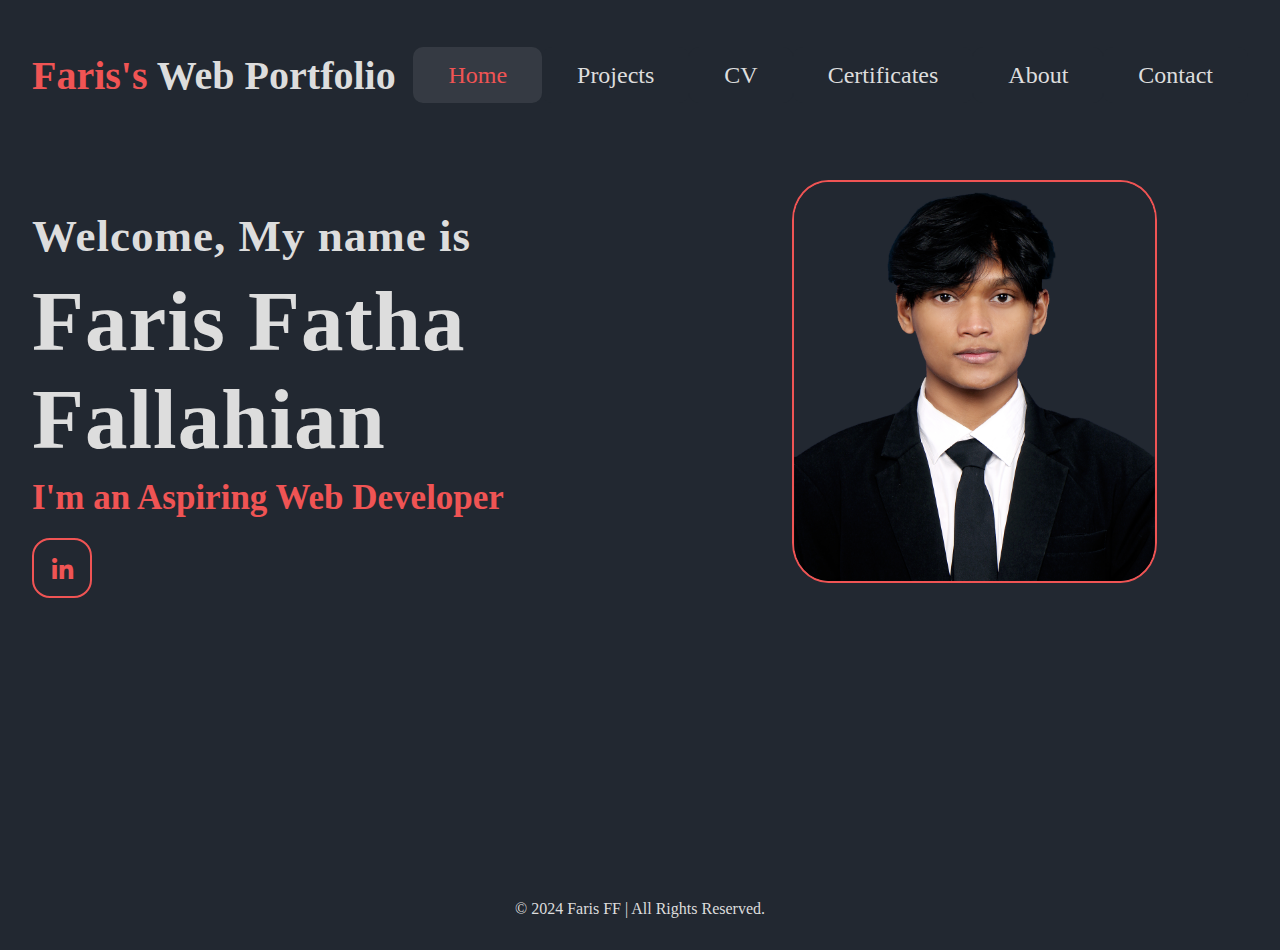
<file: index.html>
<!DOCTYPE html>
<html lang="en">
    <head>
        <meta charset="UTF-8">
        <meta name="viewport" content="width=device-width, initial-scale=1.0">
        <title>Faris's Portfolio!</title>
        <link rel="stylesheet" href="./index.css">
        <!--font for the socials logo-->
        <link rel="stylesheet" href="https://cdnjs.cloudflare.com/ajax/libs/font-awesome/6.6.0/css/all.min.css">
    </head>
    <body>
        <div class="page">
            <div class="container">
                <nav>
                    <h1 class="title"><span>Faris's</span> Web Portfolio</h1>
                    <ul class="normal">
                        <li class="hideOn768px"><a class="current" href="./index.html">Home</a></li>
                        <li class="hideOn768px"><a href="./public/projects.html">Projects</a></li>
                        <li class="hideOn768px"><a href="./public/cv.html">CV</a></li>
                        <li class="hideOn768px"><a href="./public/certificates-training.html">Certificates</a></li>
                        <li class="hideOn768px"><a href="./public/about.html">About</a></li>
                        <li class="hideOn768px"><a href="./public/contact.html">Contact</a></li>
                        <li class="hamburger-menu" onclick=showSidebar()><a href="#"><svg xmlns="http://www.w3.org/2000/svg" height="24px" viewBox="0 -960 960 960" width="24px" fill="#5f6368"><path d="M120-240v-80h720v80H120Zm0-200v-80h720v80H120Zm0-200v-80h720v80H120Z"/></svg></a></li>
                    </ul>
                    <ul class="sidebar">
                        <li><a class="current" href="./index.html">Home</a></li>
                        <li><a href="./public/projects.html">Projects</a></li>
                        <li><a href="./public/cv.html">CV</a></li>
                        <li><a href="./public/certificates-training.html">Certificates</a></li>
                        <li><a href="./public/about.html">About</a></li>
                        <li><a href="./public/contact.html">Contact</a></li>
                        <li onclick=closeSidebar()><a href="#"><svg xmlns="http://www.w3.org/2000/svg" height="30px" viewBox="0 -960 960 960" width="30px" fill="#5f6368"><path d="m256-200-56-56 224-224-224-224 56-56 224 224 224-224 56 56-224 224 224 224-56 56-224-224-224 224Z"/></svg></a></li>
                    </ul>
                </nav>

                <div class="home">
                    <div class="text">
                        <h4>Welcome, My name is</h4>
                        <h2>Faris Fatha Fallahian</h2>
                        <h3>I'm an Aspiring Web Developer</h3>
                        <div class="socials">
                            <a href="https://www.linkedin.com/in/faris-fatha-fallahian-5ba733311/"><i class="fa-brands fa-linkedin-in"></i></a>
                        </div>
                    </div>

                    <div class="photo">
                        <a><img src="./assets/images/PAS FOTO (new bg) v2 CROPPED NEW.png"></a>
                    </div>
                </div>
            </div>
        </div>
         
        <div class="footer">
            <footer><p>© 2024 Faris FF | All Rights Reserved.</p></footer>
        </div>
               
        <script>
            function showSidebar() {
                const sidebar = document.querySelector(".sidebar");
                sidebar.style.display = "flex";
            }

            function closeSidebar() {
                const sidebar = document.querySelector(".sidebar");
                sidebar.style.display = "none";
            }
        </script>
    </body>
</html>
</file>
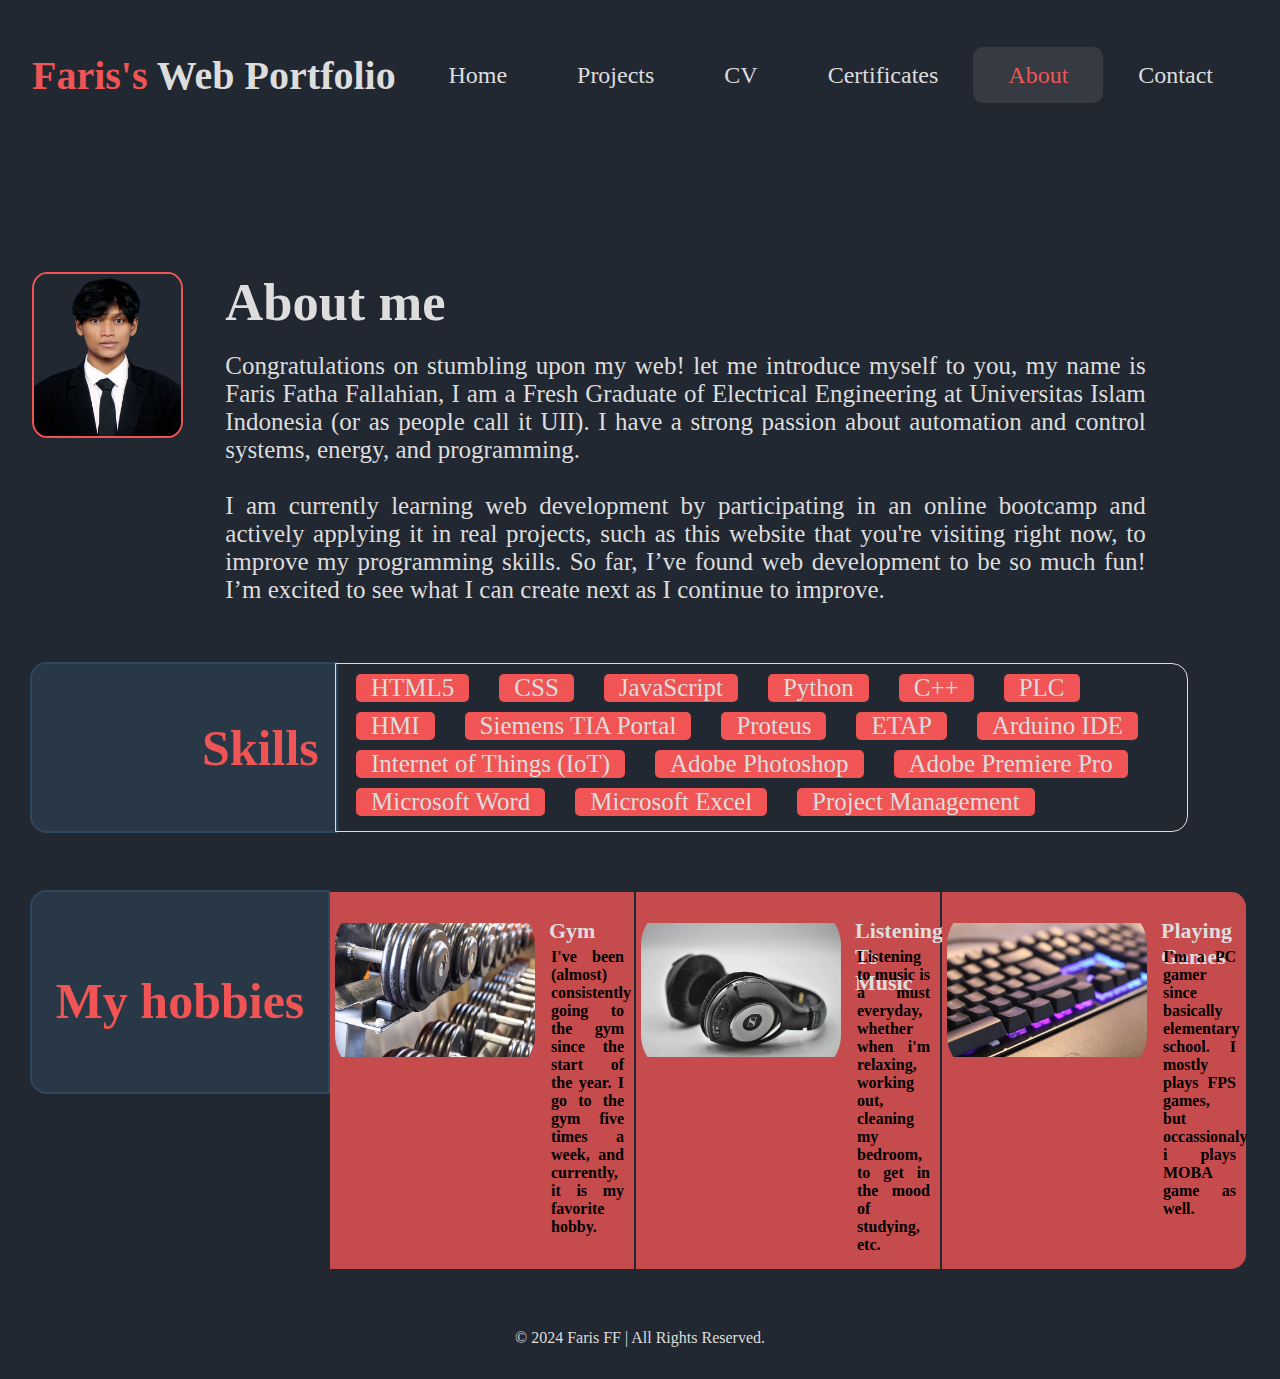
<file: public/about.html>
<!DOCTYPE html>
<html lang="en">
    <head>
        <meta charset="UTF-8">
        <meta name="viewport" content="width=device-width, initial-scale=1.0">
        <title>Faris's Portfolio!</title>
        <link rel="stylesheet" href="./about.css">
    </head>
    <body>
        <div class="page">
            <div class="container">
                <nav>
                    <h1 class="title"><span>Faris's</span> Web Portfolio</h1>
                    <ul class="normal">
                        <li class="hideOn768px"><a href="../index.html">Home</a></li>
                        <li class="hideOn768px"><a href="./projects.html">Projects</a></li>
                        <li class="hideOn768px"><a href="./cv.html">CV</a></li>
                        <li class="hideOn768px"><a href="./certificates-training.html">Certificates</a></li>
                        <li class="hideOn768px"><a class="current" href="./about.html">About</a></li>
                        <li class="hideOn768px"><a href="./contact.html">Contact</a></li>
                        <li class="hamburger-menu" onclick=showSidebar()><a href="#"><svg xmlns="http://www.w3.org/2000/svg" height="24px" viewBox="0 -960 960 960" width="24px" fill="#5f6368"><path d="M120-240v-80h720v80H120Zm0-200v-80h720v80H120Zm0-200v-80h720v80H120Z"/></svg></a></li>
                    </ul>
                    <ul class="sidebar">
                        <li><a href="../index.html">Home</a></li>
                        <li><a href="./projects.html">Projects</a></li>
                        <li><a href="./cv.html">CV</a></li>
                        <li><a href="./certificates-training.html">Certificates</a></li>
                        <li><a  class="current" href="./about.html">About</a></li>
                        <li><a href="./contact.html">Contact</a></li>
                        <li onclick=closeSidebar()><a href="#"><svg xmlns="http://www.w3.org/2000/svg" height="30px" viewBox="0 -960 960 960" width="30px" fill="#5f6368"><path d="m256-200-56-56 224-224-224-224 56-56 224 224 224-224 56 56-224 224 224 224-56 56-224-224-224 224Z"/></svg></a></li>
                    </ul>
                </nav>
                
                <div class="about">
                    <div class="photo">
                        <a><img src="../assets/images/PAS FOTO (new bg) v2 CROPPED NEW.png"></a>
                    </div>

                    <div class="content-1">
                        <div class="title-1">
                            <h2>About me</h2>
                        </div>
                        
                        <div class="paragraph">
                            <p>Congratulations on stumbling upon my web! let me introduce myself to you, my name is Faris
                              Fatha Fallahian, I am a Fresh Graduate of Electrical Engineering at Universitas Islam Indonesia
                              (or as people call it UII). I have a strong passion about automation and control systems, energy, and programming. 
                              <br/>
                              <br/>
                              I am currently learning web development by participating in an online bootcamp and actively 
                              applying it in real projects, such as this website that you're visiting right now, 
                              to improve my programming skills. So far, I’ve found web development to be so much fun! 
                              I’m excited to see what I can create next as I continue to improve.
                            </p>
                          </div>
                    </div>
                </div>

                <div class="skills-container">
                    <div class="skills-box">
                        <div class="title-3">
                            <h2>Skills</h2>
                        </div>
                        <div class="skills">
                            <ul class="skills-list">
                                <li>HTML5</li>
                                <li>CSS</li>
                                <li>JavaScript</li>
                                <li>Python</li>
                                <li>C++</li>
                                <li>PLC</li>
                                <li>HMI</li>
                                <li>Siemens TIA Portal</li>
                                <li>Proteus</li>
                                <li>ETAP</li>
                                <li>Arduino IDE</li>
                                <li>Internet of Things (IoT)</li>
                                <li>Adobe Photoshop</li>
                                <li>Adobe Premiere Pro</li>
                                <li class="bottom-li">Microsoft Word</li>
                                <li class="bottom-li">Microsoft Excel</li>
                                <li class="bottom-li">Project Management</li>
                            </ul>
                        </div>
                    </div>
                </div>

                <div class="hobbies">
                    <div class="hobbies-box">
                        <div class="title-2 part">
                            <h2>My hobbies</h2> 
                        </div>
                        
                        <div class="left part">
                            <img class=".img-sizing" src="../assets/images/About page/dumbbell-3097725_640.jpg">
                            <h2 class="part-title">Gym</h2>
                            <p>I've been (almost) consistently going to the gym since the start of the year. I go to the gym
                                five times a week, and currently, it is my favorite hobby.
                            </p>
                        </div>
    
                        <div class="middle part">
                            <img class=".img-sizing" src="../assets/images/About page/headphones-3683983_640.jpg">
                            <h2 class="part-title">Listening to music</h2>
                            <p>Listening to music is a must everyday, whether when i'm relaxing, working out, cleaning
                                my bedroom, to get in the mood of studying, etc.
                            </p>
                        </div>

                        <div  class="right part">
                            <img class=".img-sizing" src="../assets/images/About page/keyboard-3913007_640.jpg">
                            <h2 class="part-title">Playing games</h2>  
                            <p>I'm a PC gamer since basically elementary school. I mostly plays FPS games, 
                                but occassionaly i plays MOBA game as well.
                            </p>
                        </div>
                    </div>
                </div>
    
            </div>
        </div>
        
        <div class="footer">
            <footer><p>© 2024 Faris FF | All Rights Reserved.</p></footer>
        </div>

        <script>
            function showSidebar() {
                const sidebar = document.querySelector(".sidebar");
                sidebar.style.display = "flex";
            }

            function closeSidebar() {
                const sidebar = document.querySelector(".sidebar");
                sidebar.style.display = "none";
            }
        </script>  

    </body>
</html>
</file>
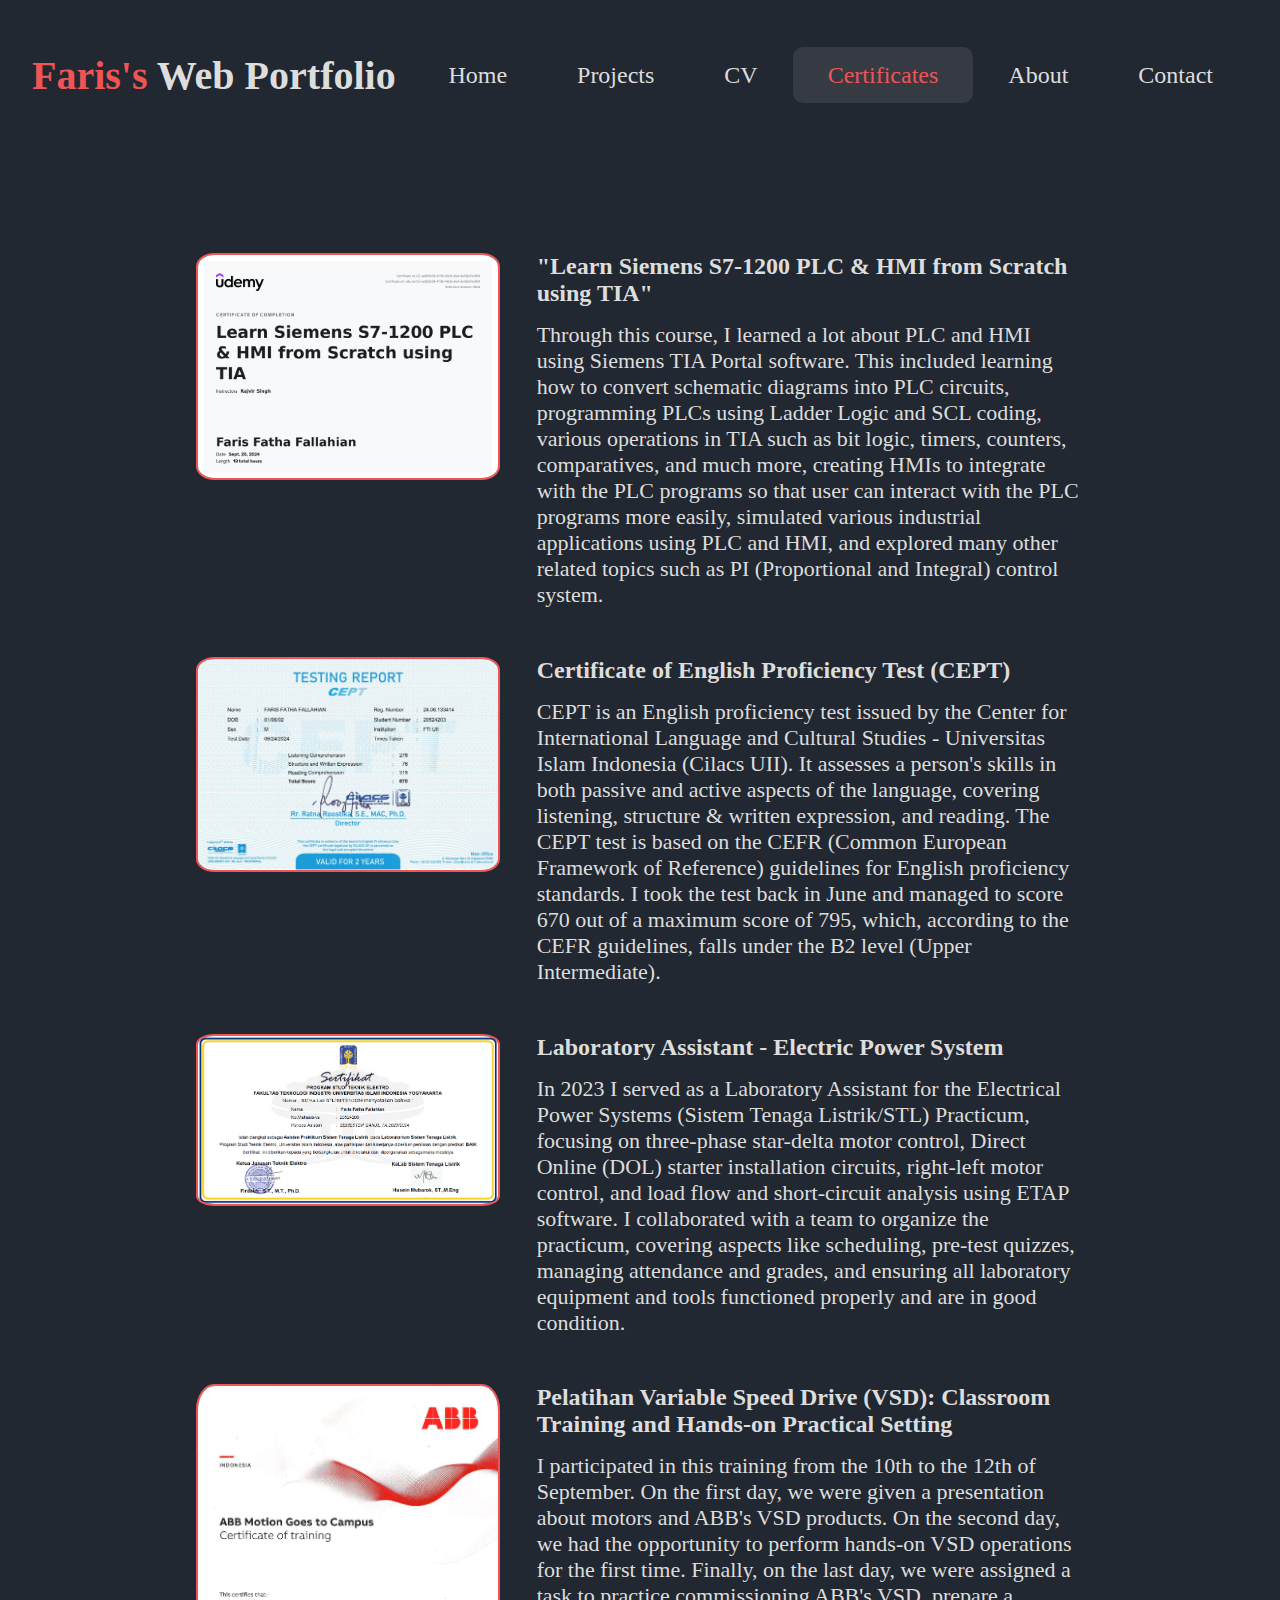
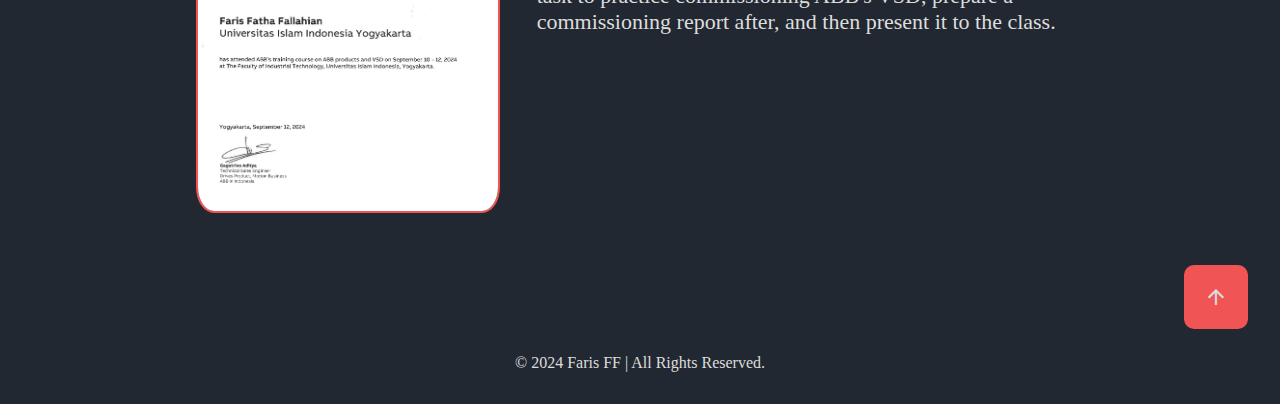
<file: public/certificates-training.html>
<!DOCTYPE html>
<html lang="en">
    <head>
        <meta charset="UTF-8">
        <meta name="viewport" content="width=device-width, initial-scale=1.0">
        <title>Faris's Portfolio!</title>
        <link rel="stylesheet" href="./certificates-training.css">
        <!--font for the logo-->
        <link rel="stylesheet" href="https://cdnjs.cloudflare.com/ajax/libs/font-awesome/6.6.0/css/all.min.css">
        <!--font for the material icons-->
        <link href="https://fonts.googleapis.com/icon?family=Material+Icons" rel="stylesheet">
    </head>
    <body>
        <div class="page">
            <div class="container">
                <nav>
                    <h1 class="title"><span>Faris's</span> Web Portfolio</h1>
                    <ul class="normal">
                        <li class="hideOn768px"><a href="../index.html">Home</a></li>
                        <li class="hideOn768px"><a href="./projects.html">Projects</a></li>
                        <li class="hideOn768px"><a href="./cv.html">CV</a></li>
                        <li class="hideOn768px"><a class="current" href="./certificates-training.html">Certificates</a></li>
                        <li class="hideOn768px"><a href="./about.html">About</a></li>
                        <li class="hideOn768px"><a href="./contact.html">Contact</a></li>
                        <li class="hamburger-menu" onclick=showSidebar()><a href="#"><svg xmlns="http://www.w3.org/2000/svg" height="24px" viewBox="0 -960 960 960" width="24px" fill="#5f6368"><path d="M120-240v-80h720v80H120Zm0-200v-80h720v80H120Zm0-200v-80h720v80H120Z"/></svg></a></li>
                    </ul>
                    <ul class="sidebar">
                        <li><a href="../index.html">Home</a></li>
                        <li><a href="./projects.html">Projects</a></li>
                        <li><a href="./cv.html">CV</a></li>
                        <li><a  class="current" href="./certificates-training.html">Certificates</a></li>
                        <li><a href="./about.html">About</a></li>
                        <li><a href="./contact.html">Contact</a></li>
                        <li onclick=closeSidebar()><a href="#"><svg xmlns="http://www.w3.org/2000/svg" height="30px" viewBox="0 -960 960 960" width="30px" fill="#5f6368"><path d="m256-200-56-56 224-224-224-224 56-56 224 224 224-224 56 56-224 224 224 224-56 56-224-224-224 224Z"/></svg></a></li>
                    </ul>
                </nav>

                <div class="certificates-training">
                    <div class="certificates-training-box">
                        <div class="photo">
                            <a href="https://www.udemy.com/certificate/UC-add52b39-4738-48c8-afe4-3e13da7bc884/"><img src="../assets/images/Certificates and Training page/Certificate of completion_Learn Siemens S7-1200 PLC & HMI from Scratch using TIA course _Faris Fatha Fallahian.jpg"/></a>
                        </div>
                        <div class="content">
                            <div class="title">
                                <h2>"Learn Siemens S7-1200 PLC & HMI from Scratch using TIA"</h2>
                            </div>
                            <div class="description">
                                <p>Through this course, I learned a lot about PLC and HMI using Siemens TIA Portal software. This included 
                                    learning how to convert schematic diagrams into PLC circuits, programming PLCs using Ladder Logic and 
                                    SCL coding, various operations in TIA such as bit logic, timers, counters, comparatives, and much more, 
                                    creating HMIs to integrate with the PLC programs so that user can interact with the PLC programs more 
                                    easily, simulated various industrial applications using PLC and HMI, and explored many other related 
                                    topics such as PI (Proportional and Integral) control system. </p>
                            </div>
                        </div>
                    </div>

                    <div class="certificates-training-box">
                        <div class="photo">
                            <a href="https://drive.google.com/file/d/1zUpl4_lu86yYxi-61jEw6RjuccTBmpfO/view?pli=1"><img src="../assets/images/Certificates and Training page/Certificate CEPT Faris.jpg"/></a>
                        </div>
                        <div class="content">
                            <div class="title">
                                <h2>Certificate of English Proficiency Test (CEPT)</h2>
                            </div>
                            <div class="description">
                                <p>CEPT is an English proficiency test issued by the Center for International Language and Cultural Studies 
                                    - Universitas Islam Indonesia (Cilacs UII). It assesses a person's skills in both passive and active aspects 
                                    of the language, covering listening, structure & written expression, and reading. The CEPT test is based 
                                    on the CEFR (Common European Framework of Reference) guidelines for English proficiency standards. 
                                    I took the test back in June and managed to score 670 out of a maximum score of 795, which, according 
                                    to the CEFR guidelines, falls under the B2 level (Upper Intermediate).</p>
                            </div>
                        </div>
                    </div>

                    <div class="certificates-training-box">
                        <div class="photo">
                            <a href="https://drive.google.com/file/d/10M3XJZlFFK2DeGrqOWVFK7glrAZdzpK0/view?usp=sharing"><img src="../assets/images/Certificates and Training page/Sertifikat asprak STL Faris.png"/></a>
                        </div>
                        <div class="content">
                            <div class="title">
                                <h2>Laboratory Assistant - Electric Power System</h2>          
                            </div>
                            <div class="description">
                                <p>In 2023 I served as a Laboratory Assistant for the Electrical Power Systems (Sistem Tenaga Listrik/STL) Practicum, 
                                    focusing on three-phase star-delta motor control, Direct Online (DOL) starter installation circuits, 
                                    right-left motor control, and load flow and short-circuit analysis using ETAP software. I collaborated with a team
                                    to organize the practicum, covering aspects like scheduling, pre-test quizzes, managing attendance and grades, 
                                    and ensuring all laboratory equipment and tools functioned properly and are in good condition.</p>
                            </div>
                        </div>
                    </div>

                    <div class="certificates-training-box">
                        <div class="photo">
                            <a><img src="../assets/images/Certificates and Training page/03 Faris Fatha Fallahian_page-0001.jpg"/></a>
                        </div>
                        <div class="content">
                            <div class="title">
                                <h2>Pelatihan Variable Speed Drive (VSD): Classroom Training and Hands-on Practical Setting</h2>          
                            </div>
                            <div class="description">
                                <p>I participated in this training from the 10th to the 12th of September. On the first day, we were given a presentation 
                                    about motors and ABB's VSD products. On the second day, we had the opportunity to perform hands-on VSD 
                                    operations for the first time. Finally, on the last day, we were assigned a task to practice 
                                    commissioning ABB's VSD, prepare a commissioning report after, and then present it to the class.  </p>
                            </div>
                        </div>
                    </div>
                </div>
            <div>
            <!--Back to Top button-->
                <a href="#" class="back-to-top">
                    <span class="material-icons">
                        arrow_upward
                    </span>
                </a>
            </div>
            </div>              
        </div>
        
        <div class="footer">
            <footer><p>© 2024 Faris FF | All Rights Reserved.</p></footer>
        </div>

        <!--JavaScript stuff-->
        <script>
            function showSidebar() {
                const sidebar = document.querySelector(".sidebar");
                sidebar.style.display = "flex";
            }

            function closeSidebar() {
                const sidebar = document.querySelector(".sidebar");
                sidebar.style.display = "none";
            }
        </script>  
    </body>
</html>
</file>
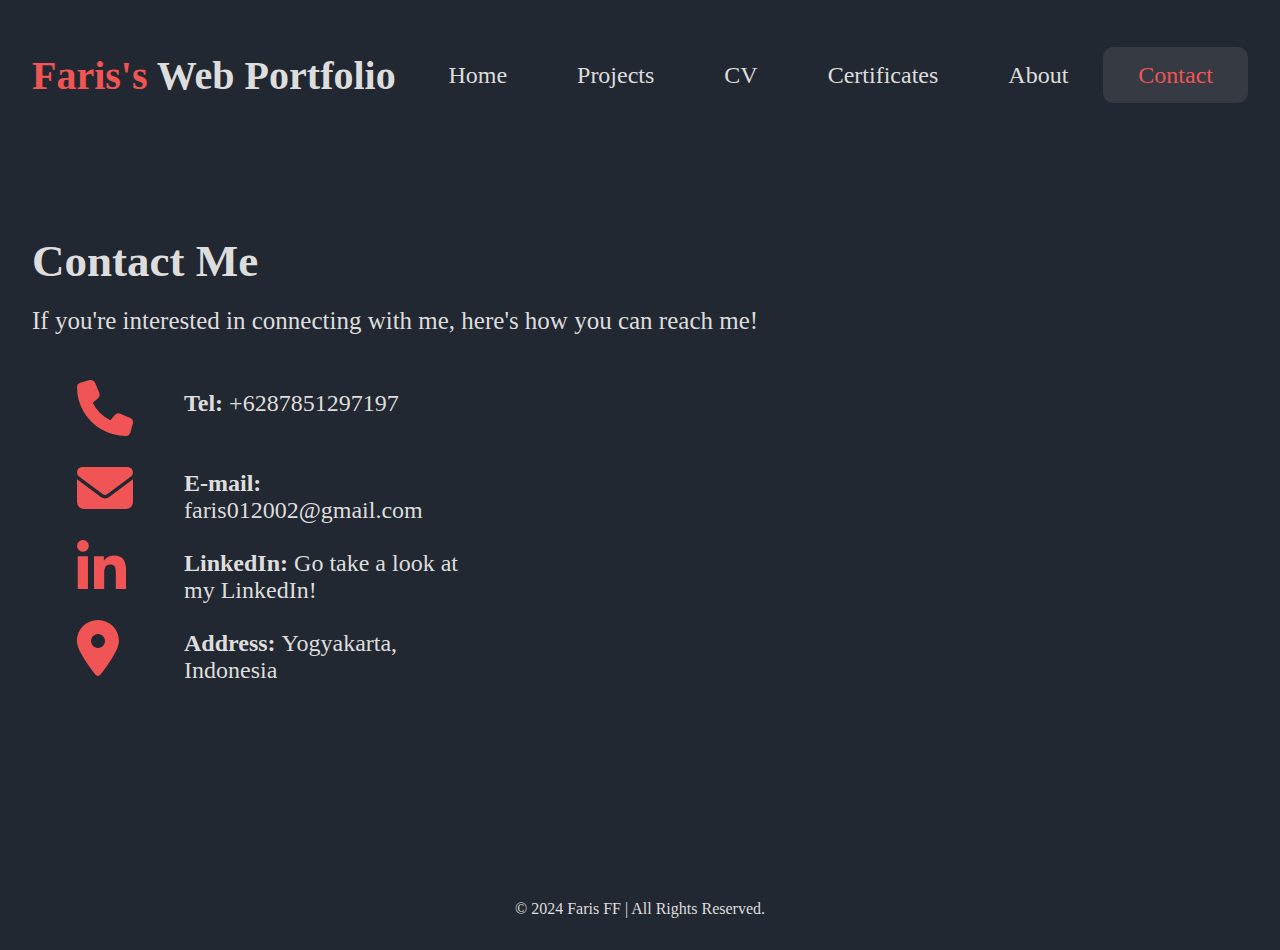
<file: public/contact.html>
<!DOCTYPE html>
<html lang="en">
    <head>
        <meta charset="UTF-8">
        <meta name="viewport" content="width=device-width, initial-scale=1.0">
        <title>Faris's Portfolio!</title>
        <link rel="stylesheet" href="./contact.css">
        <!--font for the logo-->
        <link rel="stylesheet" href="https://cdnjs.cloudflare.com/ajax/libs/font-awesome/6.6.0/css/all.min.css">
    </head>
    <body>
        <div class="page">
            <div class="container">
                <nav>
                    <h1 class="title"><span>Faris's</span> Web Portfolio</h1>
                    <ul class="normal">
                        <li class="hideOn768px"><a href="../index.html">Home</a></li>
                        <li class="hideOn768px"><a href="./projects.html">Projects</a></li>
                        <li class="hideOn768px"><a href="./cv.html">CV</a></li>
                        <li class="hideOn768px"><a href="./certificates-training.html">Certificates</a></li>
                        <li class="hideOn768px"><a href="./about.html">About</a></li>
                        <li class="hideOn768px"><a  class="current" href="./contact.html">Contact</a></li>
                        <li class="hamburger-menu" onclick=showSidebar()><a href="#"><svg xmlns="http://www.w3.org/2000/svg" height="24px" viewBox="0 -960 960 960" width="24px" fill="#5f6368"><path d="M120-240v-80h720v80H120Zm0-200v-80h720v80H120Zm0-200v-80h720v80H120Z"/></svg></a></li>
                    </ul>
                    <ul class="sidebar">
                        <li><a href="../index.html">Home</a></li>
                        <li><a href="./projects.html">Projects</a></li>
                        <li><a href="./cv.html">CV</a></li>
                        <li><a href="./certificates-training.html">Certificates</a></li>
                        <li><a href="./about.html">About</a></li>
                        <li><a class="current" href="./contact.html">Contact</a></li>
                        <li onclick=closeSidebar()><a href="#"><svg xmlns="http://www.w3.org/2000/svg" height="30px" viewBox="0 -960 960 960" width="30px" fill="#5f6368"><path d="m256-200-56-56 224-224-224-224 56-56 224 224 224-224 56 56-224 224 224 224-56 56-224-224-224 224Z"/></svg></a></li>
                    </ul>
                </nav>

                <div class="contact">
                    <div class="content">
                        <div class="title">
                            <h2>Contact Me</h2>
                        </div>

                        <div class="description">
                            <p>If you're interested in connecting with me, here's how you can reach me!</p>
                        </div>

                        <div class="contact-box">
                                <div class="row-box">
                                    <a class="left-part"><i class="fa-solid fa-phone"></i></a>
                                    <p class="right-part"><span>Tel: </span>+6287851297197</p>
                                </div>
                                <div class="row-box">
                                    <a class="left-part"><i class="fa-solid fa-envelope"></i></a>
                                    <p class="right-part"><span>E-mail: </span>faris012002@gmail.com</p> <br />
                                </div>
                                <div class="row-box">
                                    <a class="left-part"><i class="fa-brands fa-linkedin-in"></i></a>
                                    <p class="right-part"><span>LinkedIn: </span>
                                        <a href="https://www.linkedin.com/in/faris-fatha-fallahian-5ba733311/">Go take a look at my LinkedIn!</a>
                                    </p>
                                </div>
                                <div class="row-box">
                                    <a class="left-part"><i class="fa-solid fa-location-dot"></i></a>
                                    <p class="right-part">
                                    <span>Address: </span>Yogyakarta, Indonesia
                                  </p>
                                </div>
                        </div>
                    </div>
                </div>
            </div>
        </div>
        
        <div class="footer">
            <footer><p>© 2024 Faris FF | All Rights Reserved.</p></footer>
        </div>
        
        <script>
            function showSidebar() {
                const sidebar = document.querySelector(".sidebar");
                sidebar.style.display = "flex";
            }

            function closeSidebar() {
                const sidebar = document.querySelector(".sidebar");
                sidebar.style.display = "none";
            }
        </script>   
    </body>
</html>
</file>
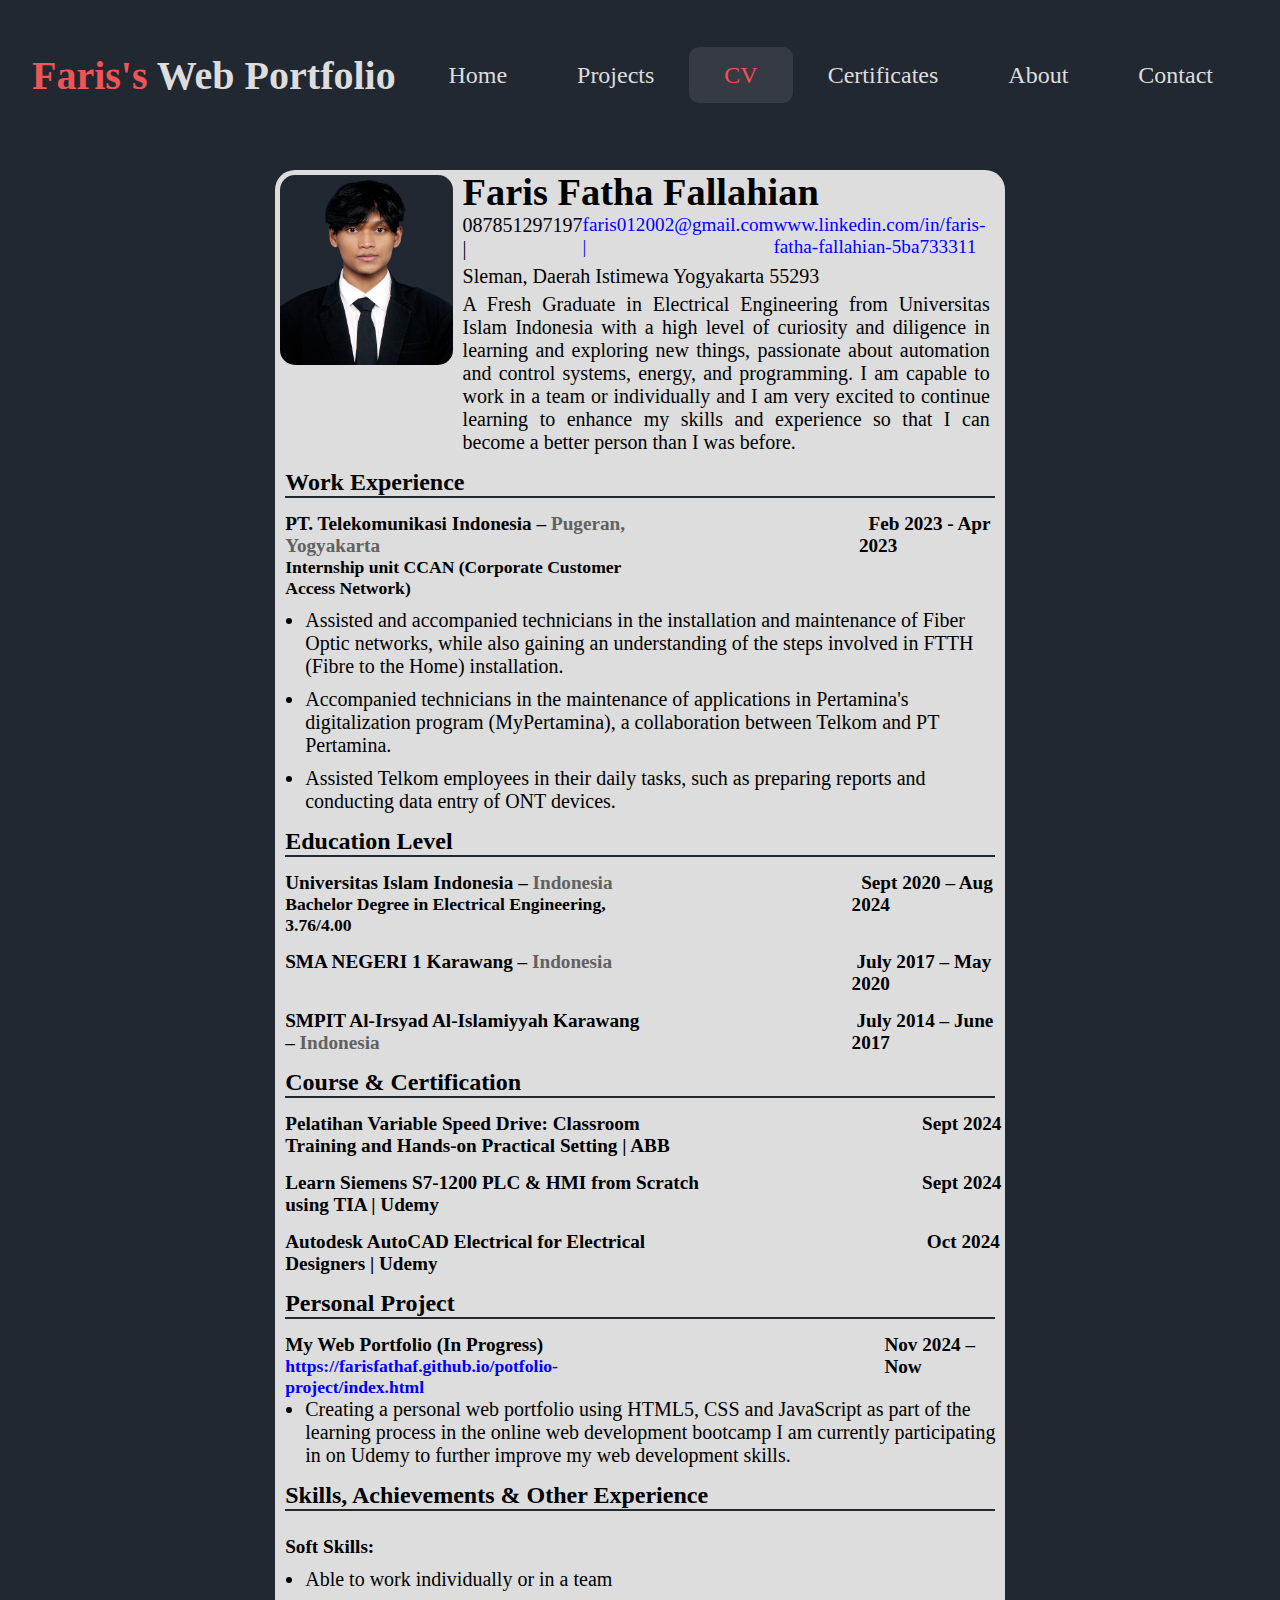
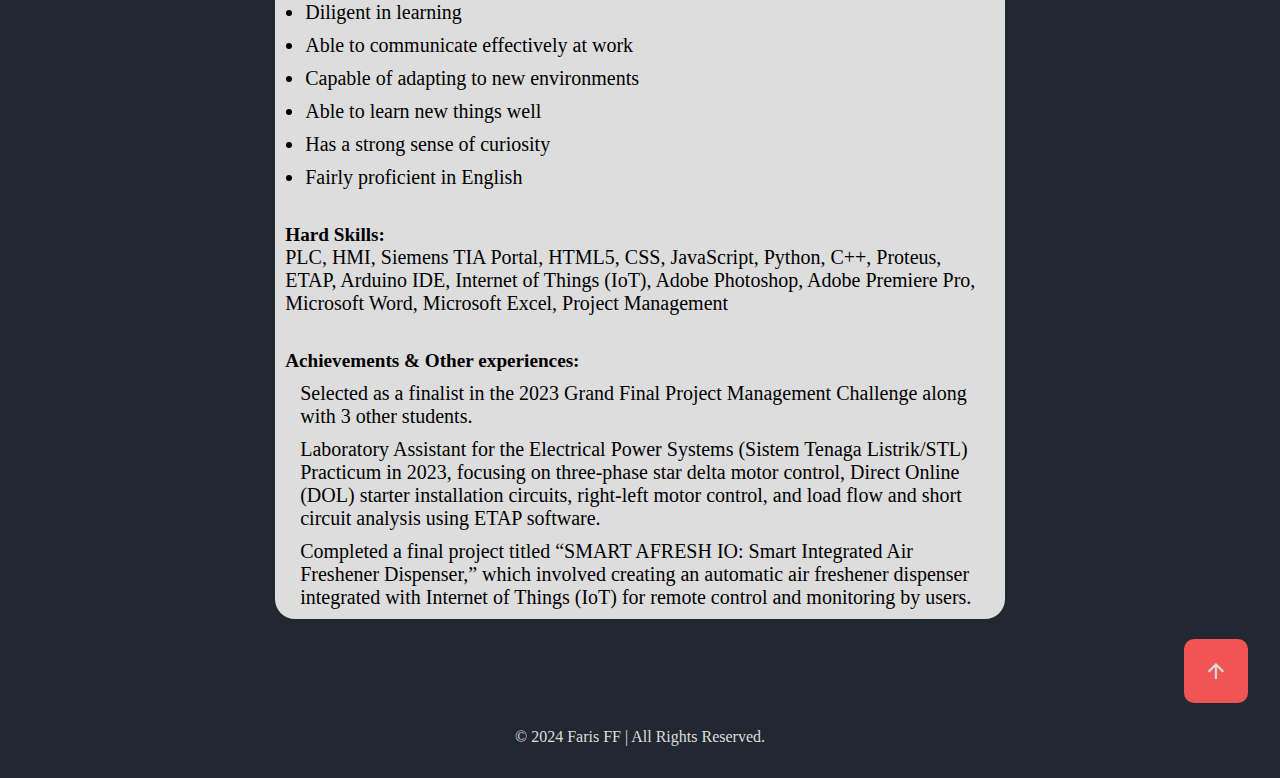
<file: public/cv.html>
<!DOCTYPE html>
<html lang="en">
    <head>
        <meta charset="UTF-8">
        <meta name="viewport" content="width=device-width, initial-scale=1.0">
        <title>Faris's Portfolio!</title>
        <link rel="stylesheet" href="./cv.css">
        <!--font for some of the icons-->
        <link rel="stylesheet" href="https://cdnjs.cloudflare.com/ajax/libs/font-awesome/6.7.1/css/all.min.css" integrity="sha512-5Hs3dF2AEPkpNAR7UiOHba+lRSJNeM2ECkwxUIxC1Q/FLycGTbNapWXB4tP889k5T5Ju8fs4b1P5z/iB4nMfSQ==" crossorigin="anonymous" referrerpolicy="no-referrer" />
        <!--font for the material icons (arrow up)-->
        <link href="https://fonts.googleapis.com/icon?family=Material+Icons" rel="stylesheet">
    </head>
    <body>
        <div class="page">
            <div class="container">
                <nav>
                    <h1 class="title"><span>Faris's</span> Web Portfolio</h1>
                    <ul class="normal">
                        <li class="hideOn768px"><a href="../index.html">Home</a></li>
                        <li class="hideOn768px"><a href="./projects.html">Projects</a></li>
                        <li class="hideOn768px"><a class="current" href="./cv.html">CV</a></li>
                        <li class="hideOn768px"><a href="./certificates-training.html">Certificates</a></li>
                        <li class="hideOn768px"><a href="./about.html">About</a></li>
                        <li class="hideOn768px"><a href="./contact.html">Contact</a></li>
                        <li class="hamburger-menu" onclick=showSidebar()><a href="#"><svg xmlns="http://www.w3.org/2000/svg" height="24px" viewBox="0 -960 960 960" width="24px" fill="#5f6368"><path d="M120-240v-80h720v80H120Zm0-200v-80h720v80H120Zm0-200v-80h720v80H120Z"/></svg></a></li>
                    </ul>
                    <ul class="sidebar">
                        <li><a href="../index.html">Home</a></li>
                        <li><a href="./projects.html">Projects</a></li>
                        <li><a class="current" href="./cv.html">CV</a></li>
                        <li><a href="./certificates-training.html">Certificates</a></li>
                        <li><a href="./about.html">About</a></li>
                        <li><a href="./contact.html">Contact</a></li>
                        <li onclick=closeSidebar()><a href="#"><svg xmlns="http://www.w3.org/2000/svg" height="30px" viewBox="0 -960 960 960" width="30px" fill="#5f6368"><path d="m256-200-56-56 224-224-224-224 56-56 224 224 224-224 56 56-224 224 224 224-56 56-224-224-224 224Z"/></svg></a></li>
                    </ul>
                </nav>
                <div class="paper-container">
                    <div class="paper-bg">
                        <div class="intro">
                            <div class="intro-photo">
                                <img src="../assets/images/PAS FOTO (new bg) v2 CROPPED NEW.png"/>
                            </div>
                            <div class="intro-info">
                                <div class="intro-info-1">
                                    <h1>Faris Fatha Fallahian</h1>
                                </div>
                                <div class="intro-info-2">
                                    <p>087851297197 |&nbsp</p> <!--&nbsp adalah non breaking space, utk space tambahan-->
                                    <a href="mailto:faris012002@gmail.com">faris012002@gmail.com |&nbsp</a> <!--&nbsp adalah non breaking space, utk space tambahan-->
                                    <a href="https://www.linkedin.com/in/faris-fatha-fallahian-5ba733311/">www.linkedin.com/in/faris-fatha-fallahian-5ba733311</a>
                                </div>
                                <div class="intro-info-3">
                                    <p>Sleman, Daerah Istimewa Yogyakarta 55293</p>
                                </div>
                                <div class="intro-info-4">
                                    <p>A Fresh Graduate in Electrical Engineering from Universitas Islam Indonesia with a high level of curiosity and diligence in learning and exploring new things, passionate about automation and control systems, energy, and programming. I am capable to work in a team or individually and I am very excited to continue learning to enhance my skills and experience so that I can become a better person than I was before.</p>
                                </div>
                            </div>
                        </div>
    
                        <div class="work-experience section">
                            <div class="we-title">
                                <h2>Work Experience</h2>
                            </div>

                            <hr class="hr-solid">

                            <div class="we-where-when-box">
                                <div class="we-where">
                                    <h3 class="h3-styling">PT. Telekomunikasi Indonesia – <span>Pugeran, Yogyakarta</span></h3>
                                    <h4>Internship unit CCAN (Corporate Customer Access Network)</h4>
                                </div>
                                <div class="we-when">
                                    <h3 class="h3-styling">&nbsp&nbspFeb 2023 - Apr 2023</h3>
                                </div>
                            </div>
                            <div class="we-desc">
                                <ul>
                                    <li class="li-space">Assisted and accompanied technicians in the installation and maintenance of Fiber Optic networks, while also gaining an understanding of the steps involved in FTTH (Fibre to the Home) installation.</li>
                                    <li class="li-space">Accompanied technicians in the maintenance of applications in Pertamina's digitalization program (MyPertamina), a collaboration between Telkom and PT Pertamina.</li>
                                    <li class="li-space">Assisted Telkom employees in their daily tasks, such as preparing reports and conducting data entry of ONT devices.</li>
                                </ul>
                            </div>
                        </div>
    
                        <div class="education section">
                            <div class="edu-title">
                                <h2>Education Level</h2>
                            </div>

                            <hr class="hr-solid">

                                <div class="edu-where-when-box">
                                    <div class="edu-where">
                                        <h3 class="h3-styling">Universitas Islam Indonesia – <span>Indonesia</span></h3>
                                        <h4>Bachelor Degree in Electrical Engineering, 3.76/4.00</h4>
                                    </div>
                                    <div class="edu-when">
                                        <h3 class="h3-styling">&nbsp&nbspSept 2020 – Aug 2024</h3> <!--&nbsp adalah non breaking space, utk space tambahan-->
                                    </div>
                                </div>

                                <div class="edu-where-when-box">
                                    <div class="edu-where">
                                        <h3 class="h3-styling">SMA NEGERI 1 Karawang – <span>Indonesia</span></h3>
                                    </div>
                                    <div class="edu-when">
                                        <h3 class="h3-styling">&nbspJuly 2017 – May 2020</h3> <!--&nbsp adalah non breaking space, utk space tambahan-->
                                    </div>
                                </div>
                                
                                <div class="edu-where-when-box">
                                    <div class="edu-where">
                                        <h3 class="h3-styling">SMPIT Al-Irsyad Al-Islamiyyah Karawang – <span>Indonesia</span></h3>
                                    </div>
                                    <div class="edu-when">
                                        <h3 class="h3-styling">&nbspJuly 2014 – June 2017</h3> <!--&nbsp adalah non breaking space, utk space tambahan-->
                                    </div>
                                </div>
                        </div>
    
                        <div class="course-certif section">
                            <div class="course-title">
                                <h2>Course & Certification</h2>
                            </div>

                            <hr class="hr-solid">
                            
                            <div class="course-what-when-box">
                                <div class="course-what">
                                    <h3 class="h3-styling">Pelatihan Variable Speed Drive: Classroom Training and Hands-on Practical Setting | ABB</h3>
                                </div>
                                <div class="course-when">
                                    <h3 class="h3-styling">&nbspSept 2024</h3> <!--&nbsp adalah non breaking space, utk space tambahan-->
                                </div>
                            </div>

                            <div class="course-what-when-box">
                                <div class="course-what">
                                    <h3 class="h3-styling">Learn Siemens S7-1200 PLC & HMI from Scratch using TIA | Udemy</h3>
                                </div>
                                <div class="course-when">
                                    <h3 class="h3-styling">&nbspSept 2024</h3> <!--&nbsp adalah non breaking space, utk space tambahan-->
                                </div>
                            </div>

                            <div class="course-what-when-box">
                                <div class="course-what">
                                    <h3 class="h3-styling">Autodesk AutoCAD Electrical for Electrical Designers | Udemy</h3>
                                </div>
                                <div class="course-when">
                                    <h3 class="h3-styling">&nbsp Oct 2024</h3> <!--&nbsp adalah non breaking space, utk space tambahan-->
                                </div>
                            </div>

                        </div>
    
                        <div class="personal-project section">
                            <div class="personal-proj-title">
                                <h2>Personal Project</h3>
                            </div>

                            <hr class="hr-solid">

                            <div class="proj-what-when-box">
                                <div class="proj-what">
                                    <h3 class="h3-styling">My Web Portfolio (In Progress)</h3>
                                    <h4><a href="../index.html">https://farisfathaf.github.io/potfolio-project/index.html</a></h4>
                                </div>
                                <div class="proj-when">
                                    <h3 class="h3-styling">Nov 2024 – Now</h3>
                                </div>
                            </div>
                            
                            <div class="proj-desc">
                                <ul>
                                    <li class=".li-space">Creating a personal web portfolio using HTML5, CSS and JavaScript as part of the learning process in the online web development bootcamp I am currently participating in on Udemy to further improve my web development skills.</li>
                                </ul>
                            </div>

                        </div>
    
                        <div class="skills-achv">
                            <div class="skills-achv-title section">
                                <h2>Skills, Achievements & Other Experience</h2>
                            </div>

                            <hr class="hr-solid">

                            <div class="pad">
                                <h3 class="h3-styling">Soft Skills:</h3>
                                <ul class="ul-pad">
                                    <li class="li-space">Able to work individually or in a team</li>
                                    <li class="li-space">Diligent in learning</li>
                                    <li class="li-space">Able to communicate effectively at work</li>
                                    <li class="li-space">Capable of adapting to new environments</li>
                                    <li class="li-space">Able to learn new things well</li>
                                    <li class="li-space">Has a strong sense of curiosity</li>
                                    <li class="li-space">Fairly proficient in English</li>
                                </ul>
                            </div>
                            <div class="pad">
                                <h3 class="h3-styling">Hard Skills:</h3>
                                <p>PLC, HMI, Siemens TIA Portal, HTML5, CSS, JavaScript, Python, C++, Proteus, ETAP, Arduino IDE, Internet of Things (IoT), Adobe Photoshop, Adobe Premiere Pro, Microsoft Word, Microsoft Excel, Project Management</p>
                            </div>
                            <div class="other-achv pad">
                                <h3 class="h3-styling">Achievements & Other experiences:</h3>
                                <ul class="other-achv-ul-pad">
                                    <li class="li-space"><i class="fa-regular fa-circle-check"></i> Selected as a finalist in the 2023 Grand Final Project Management Challenge along with 3 other students.</li>
                                    <li class="li-space"><i class="fa-regular fa-circle-check"></i> Laboratory Assistant for the Electrical Power Systems (Sistem Tenaga Listrik/STL) Practicum in 2023, focusing on three-phase star delta motor control, Direct Online (DOL) starter installation circuits, right-left motor control, and load flow and short circuit analysis using ETAP software.</li>
                                    <li class="li-space"><i class="fa-regular fa-circle-check"></i> Completed a final project titled “SMART AFRESH IO: Smart Integrated Air Freshener Dispenser,” which involved creating an automatic air freshener dispenser integrated with Internet of Things (IoT) for remote control and monitoring by users.</li>
                                </ul>
                            </div>
                        </div>
                    </div>
                </div>
                    <!--Back to Top button-->
                    <a href="#" class="back-to-top">
                        <span class="material-icons">
                            arrow_upward
                        </span>
                    </a>
                </div>

            </div>
        </div>
        
        <div class="footer">
            <footer><p>© 2024 Faris FF | All Rights Reserved.</p></footer>
        </div>
        
        <script>
            function showSidebar() {
                const sidebar = document.querySelector(".sidebar");
                sidebar.style.display = "flex";
            }

            function closeSidebar() {
                const sidebar = document.querySelector(".sidebar");
                sidebar.style.display = "none";
            }
        </script>   
    </body>
</html>
</file>
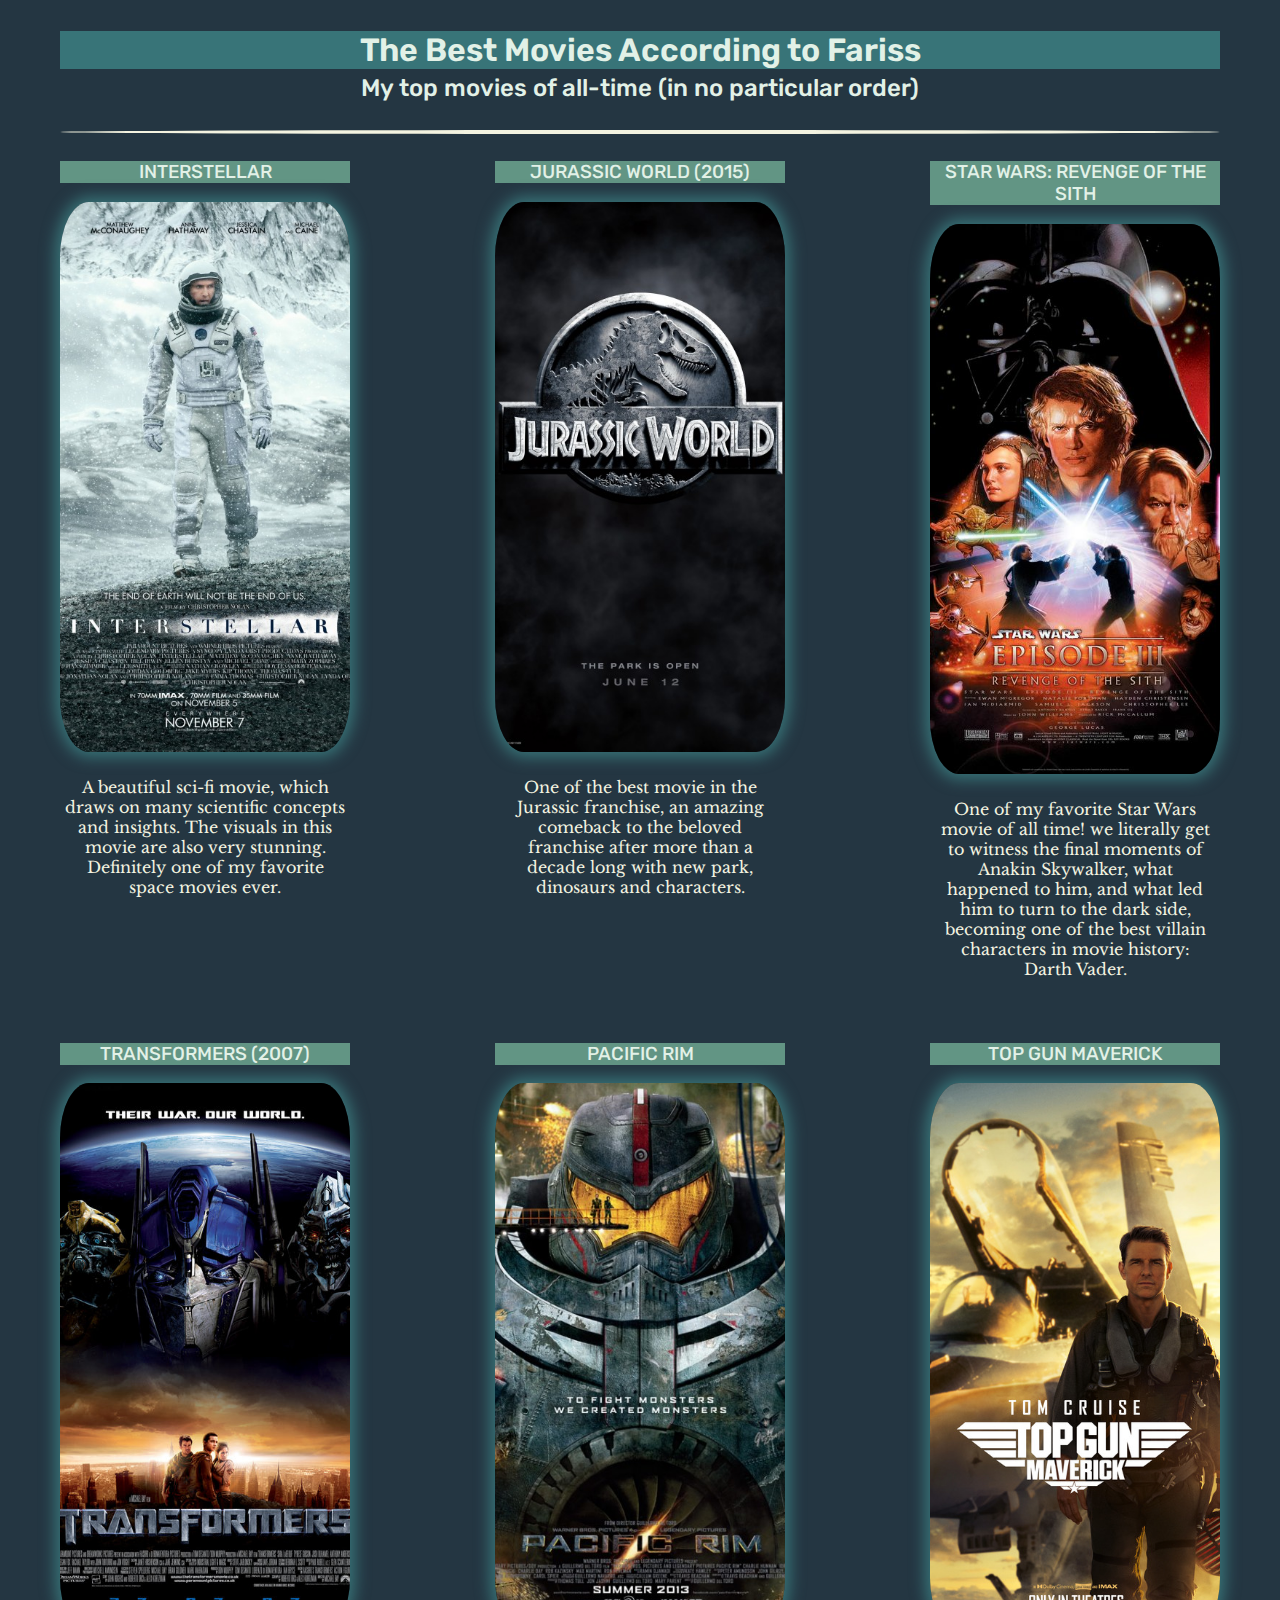
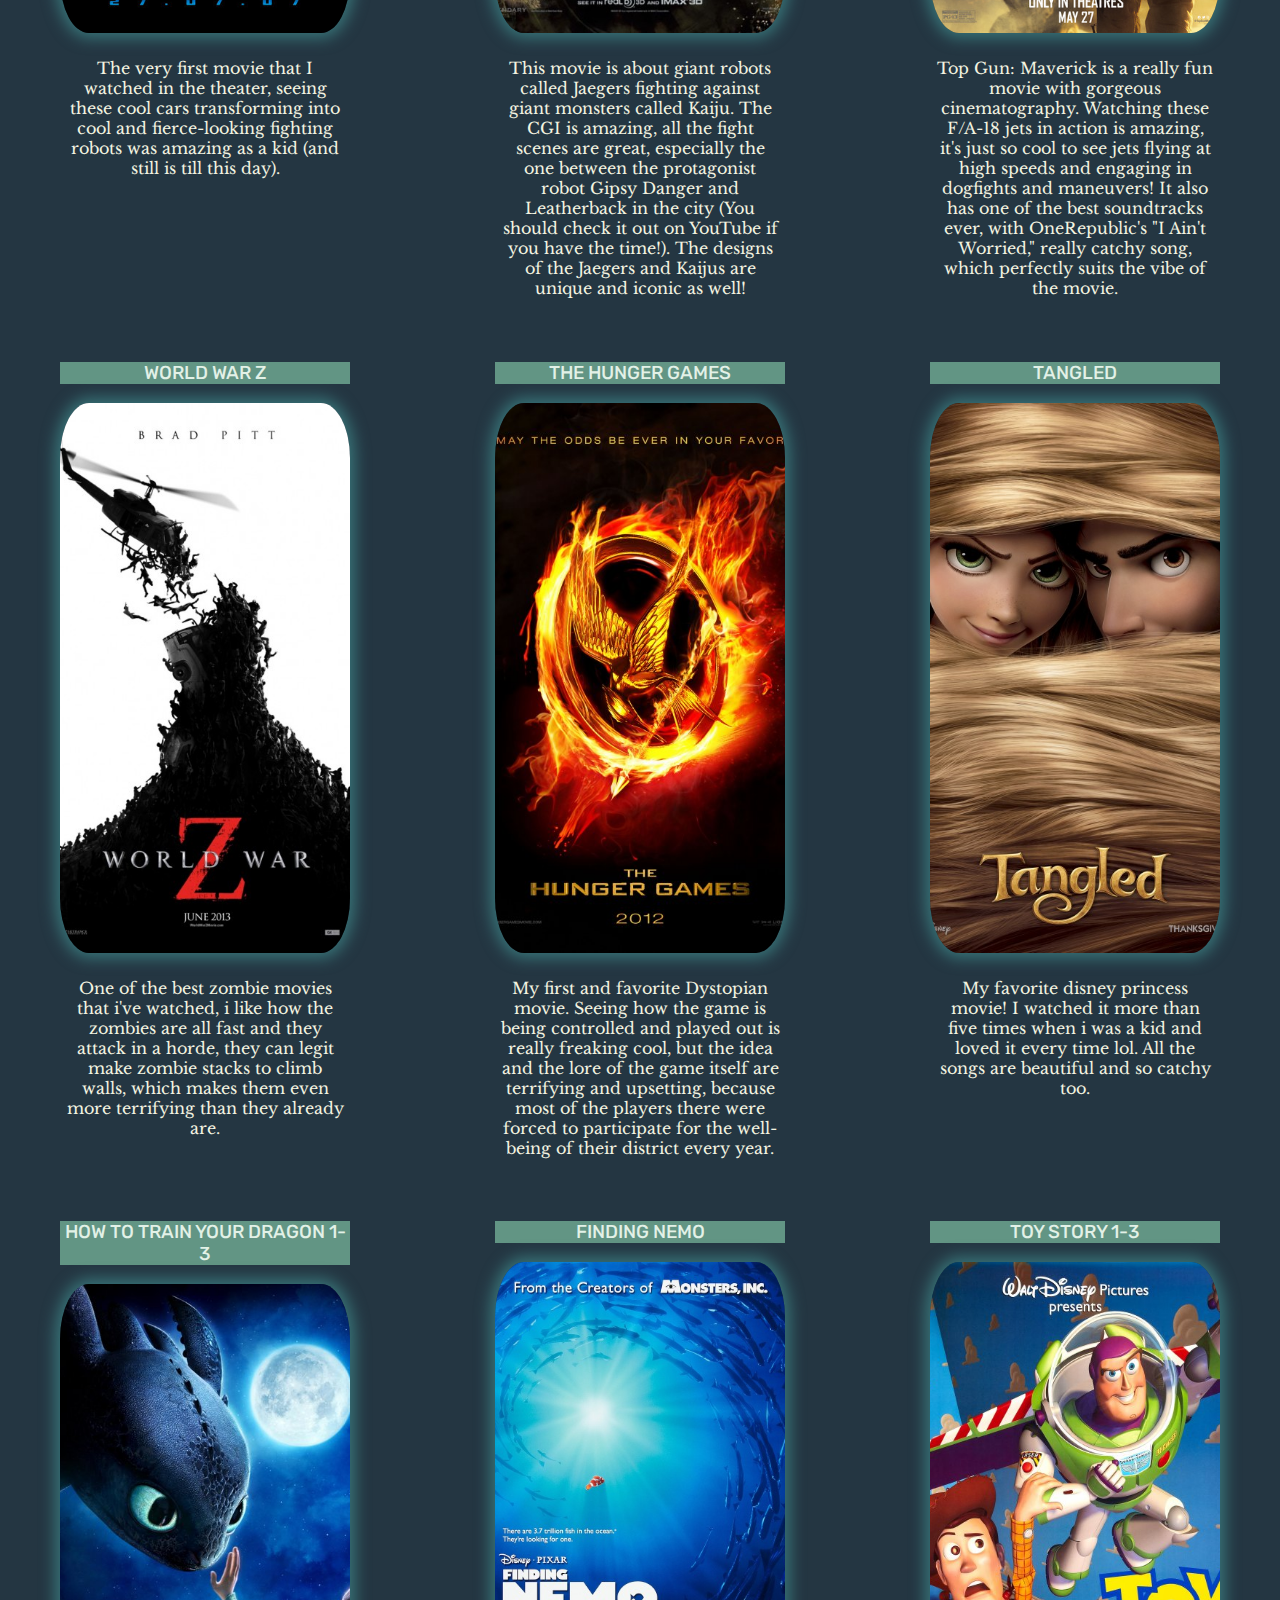
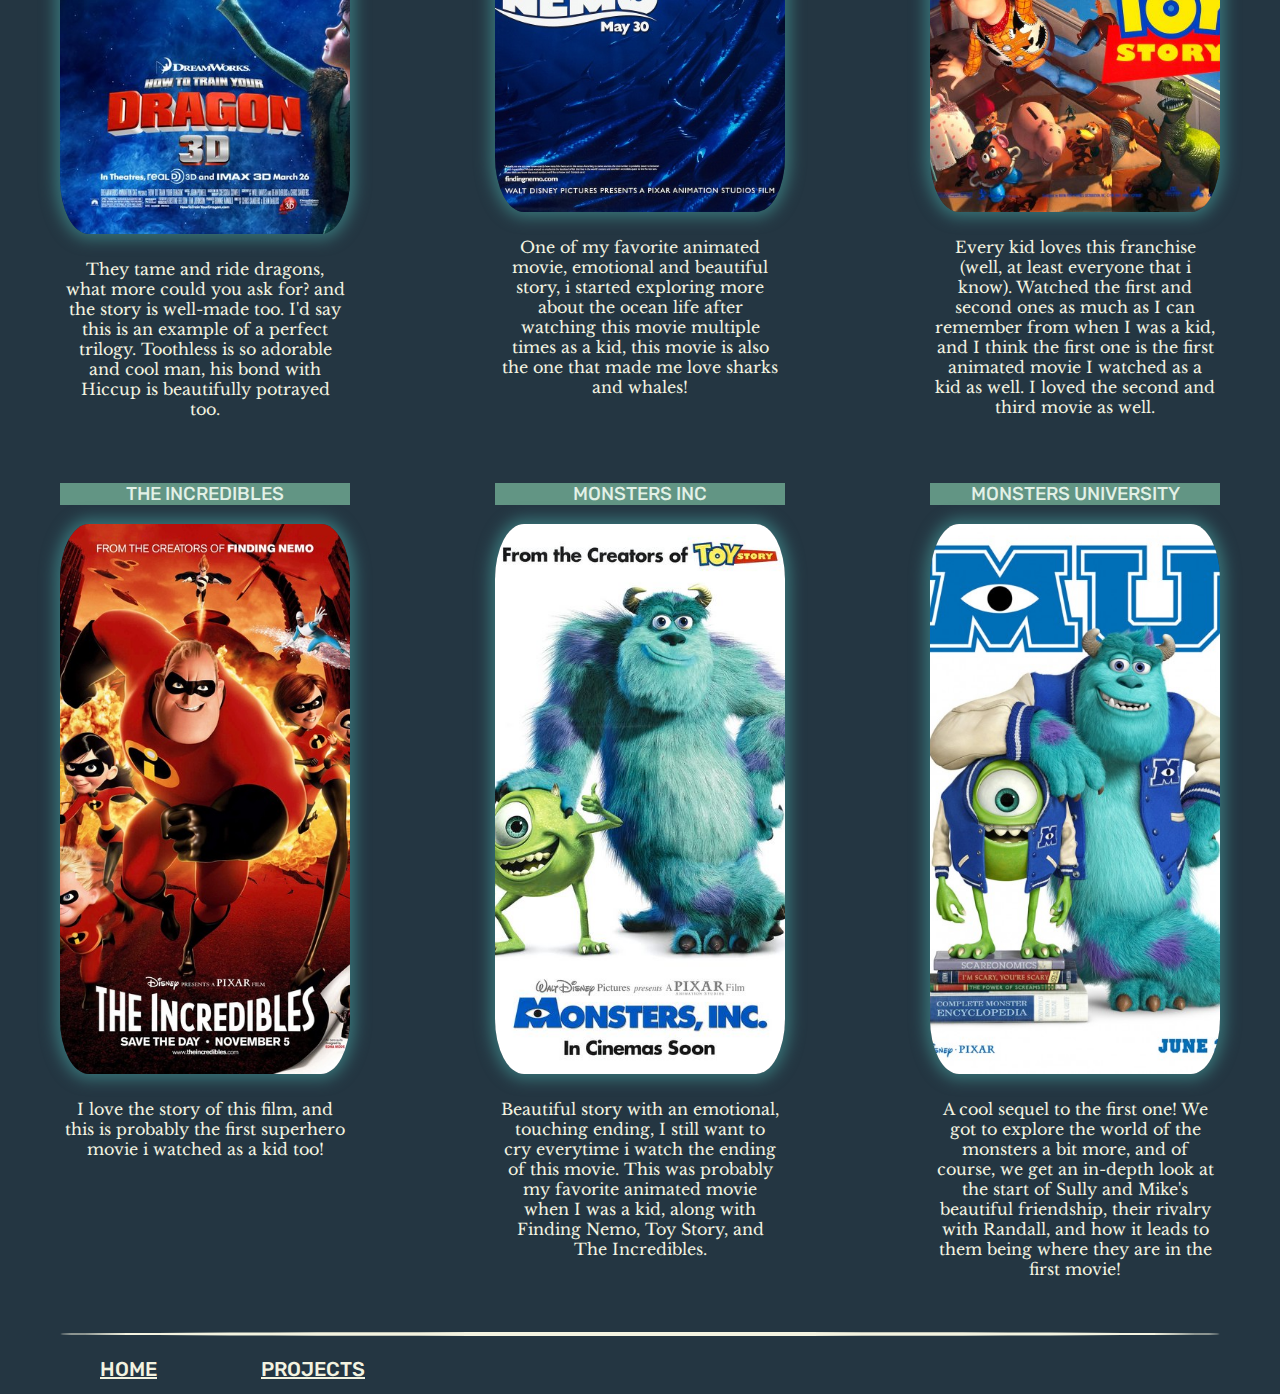
<file: public/movie-ranking.html>
<!DOCTYPE html>
<html lang="en">
<head>
    <meta charset="UTF-8">
    <meta name="viewport" content="width=device-width, initial-scale=1.0">
    <title>Document</title>
    <link rel="stylesheet" href="movie-ranking.css">

    <!--Font Rubik-->
    <link rel="preconnect" href="https://fonts.googleapis.com">
    <link rel="preconnect" href="https://fonts.gstatic.com" crossorigin>
    <link href="https://fonts.googleapis.com/css2?family=Caveat:wght@400..700&family=Libre+Baskerville:ital,wght@0,400;0,700;1,400&family=Rubik:ital,wght@0,300..900;1,300..900&display=swap" rel="stylesheet">
    <!--Font Regular Libre Baskerville-->
    <link rel="preconnect" href="https://fonts.googleapis.com">
    <link rel="preconnect" href="https://fonts.gstatic.com" crossorigin>
    <link href="https://fonts.googleapis.com/css2?family=Caveat:wght@400..700&family=Libre+Baskerville:ital,wght@0,400;0,700;1,400&family=Rubik:ital,wght@0,300..900;1,300..900&display=swap" rel="stylesheet">
</head>
<body>
<h1>The Best Movies According to Fariss</h1>
<h2>My top movies of all-time (in no particular order)</h2>
<hr class="line"/>
    <div class="main1">
        <div class="left part">
            <h3>Interstellar</h3>
            <img src="../assets/images/Interstellar.jpg" class="center poster-sizing"/>
            <p class="paragraph-layout">A beautiful sci-fi movie, which draws on many scientific concepts and insights. The visuals in this movie are also very stunning. Definitely one of my favorite space movies ever.</p>
        </div>

        <div class="middle part">
            <h3>Jurassic World (2015)</h3>
            <img src="../assets/images/Jurassic World.jpg" class="center poster-sizing"/>
            <p class="paragraph-layout">One of the best movie in the Jurassic franchise, an amazing comeback to the beloved franchise after more than a decade long with new park, dinosaurs and characters.</p>
        </div>
        
        <div class="right part">
            <h3>Star Wars: Revenge of The Sith</h3>
            <img src="../assets/images/Star Wars Episode III (ROTS).jpg" class="center poster-sizing"/>
            <p class="paragraph-layout">One of my favorite Star Wars movie of all time! we literally get to witness the final moments of Anakin Skywalker, what happened to him, and what led him to turn to the dark side, becoming one of the best villain characters in movie history: Darth Vader.</p>
        </div>
    </div>

    <div class="main2">
        <div class="left part">
            <h3>Transformers (2007)</h3>
            <img src="../assets/images/Transformers (2007).jpg" class="center poster-sizing"/>
            <p class="paragraph-layout">The very first movie that I watched in the theater, seeing these cool cars transforming into cool and fierce-looking fighting robots was amazing as a kid (and still is till this day).</p>
        </div>

        <div class="middle part">
            <h3>Pacific Rim</h3>
            <img src="../assets/images/Pacific Rim.jpg" class="center poster-sizing"/>
            <p class="paragraph-layout">This movie is about giant robots called Jaegers fighting against giant monsters called Kaiju. The CGI is amazing, all the fight scenes are great, especially the one between the protagonist robot Gipsy Danger and Leatherback in the city (You should check it out on YouTube if you have the time!). The designs of the Jaegers and Kaijus are unique and iconic as well!</p>
        </div>

        <div class="right part">
            <h3>Top Gun Maverick</h3>
            <img src="../assets/images/Top Gun Maverick.jpg" class="center poster-sizing"/>
            <p class="paragraph-layout">Top Gun: Maverick is a really fun movie with gorgeous cinematography. Watching these F/A-18 jets in action is amazing, it's just so cool to see jets flying at high speeds and engaging in dogfights and maneuvers! It also has one of the best soundtracks ever, with OneRepublic's "I Ain't Worried," really catchy song, which perfectly suits the vibe of the movie.</p>
        </div>
    </div>

    <div class="main3">
        <div class="left part">
            <h3>World War Z</h3>
            <img src="../assets/images/World War Z.jpg" class="center poster-sizing"/>
            <p class="paragraph-layout">One of the best zombie movies that i've watched, i like how the zombies are all fast and they attack in a horde, they can legit make zombie stacks to climb walls, which makes them even more terrifying than they already are.</p>
        </div>

        <div class="middle part">
            <h3>The Hunger Games</h3>
            <img src="../assets/images/Hunger Games.jpg" class="center poster-sizing"/>
            <p class="paragraph-layout">My first and favorite Dystopian movie. Seeing how the game is being controlled and played out is really freaking cool, but the idea and the lore of the game itself are terrifying and upsetting, because most of the players there were forced to participate for the well-being of their district every year.</p>
        </div>

        <div class="right part">
            <h3>Tangled</h3>
            <img src="../assets/images/Tangled.jpg" class="center poster-sizing"/>
            <p class="paragraph-layout">My favorite disney princess movie! I watched it more than five times when i was a kid and loved it every time lol. All the songs are beautiful and so catchy too.</p>
        </div>
    </div>

    <div class="main4">
        <div class="left part">
            <h3>How to Train Your Dragon 1-3</h3>
            <img src="../assets/images/How to Train Your Dragon.jpg" class="center poster-sizing"/>
            <p class="paragraph-layout">They tame and ride dragons, what more could you ask for? and the story is well-made too. I'd say this is an example of a perfect trilogy. Toothless is so adorable and cool man, his bond with Hiccup is beautifully potrayed too.</p>       
        </div>

        <div class="middle part">
            <h3>Finding Nemo</h3>
            <img src="../assets/images/Finding Nemo.jpg" class="center poster-sizing"/>
            <p class="paragraph-layout">One of my favorite animated movie, emotional and beautiful story, i started exploring more about the ocean life after watching this movie multiple times as a kid, this movie is also the one that made me love sharks and whales!</p>
        </div>

        <div class="right part">
        <h3>Toy Story 1-3</h3>
        <img src="../assets/images/Toy Story.jpg" class="center poster-sizing"/>
        <p class="paragraph-layout">Every kid loves this franchise (well, at least everyone that i know). Watched the first and second ones as much as I can remember from when I was a kid, and I think the first one is the first animated movie I watched as a kid as well. I loved the second and third movie as well.</p>
        </div>
    </div>

    <div class="main5">
        <div class="left part">
            <h3>The Incredibles</h3>
            <img src="../assets/images/The Incredibles.jpg" class="center poster-sizing"/>
            <p class="paragraph-layout">I love the story of this film, and this is probably the first superhero movie i watched as a kid too!</p>      
        </div>

        <div class="middle part">
            <h3>Monsters Inc</h3>
            <img src="../assets/images/Monsters Inc.jpg" class="center poster-sizing"/>
            <p class="paragraph-layout">Beautiful story with an emotional, touching ending, I still want to cry everytime i watch the ending of this movie. This was probably my favorite animated movie when I was a kid, along with Finding Nemo, Toy Story, and The Incredibles.</p>
        </div>

        <div class="right part">
            <h3>Monsters University</h3>
            <img src="../assets/images/Monsters University.jpg" class="center poster-sizing"/>
            <p class="paragraph-layout">A cool sequel to the first one! We got to explore the world of the monsters a bit more, and of course, we get an in-depth look at the start of Sully and Mike's beautiful friendship, their rivalry with Randall, and how it leads to them being where they are in the first movie!</p>                   
        </div>
    </div>
<hr class="line"/>
    
    <nav>
        <div class="nav-btn">
            <a href="../index.html"> Home</a>
            <a href="../public/projects.html"> Projects</a>
        </div>
    </nav>
</body>

</html>
</file>
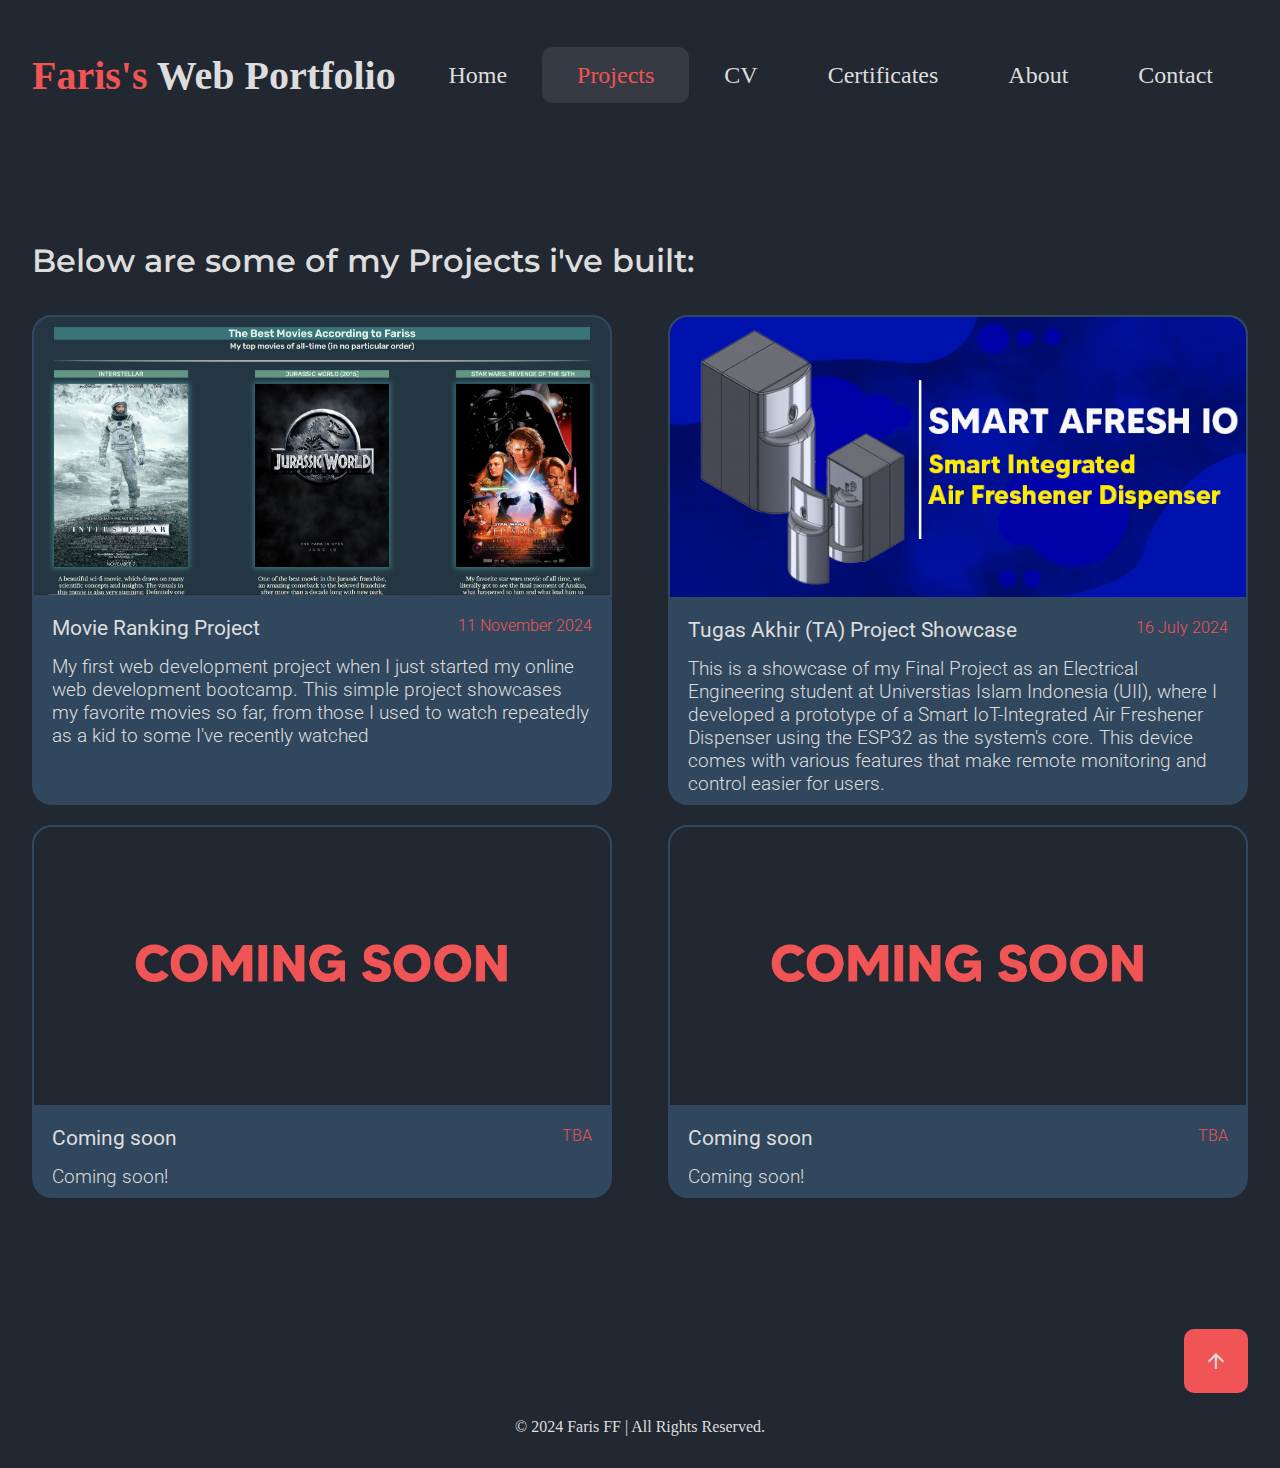
<file: public/projects.html>
<!DOCTYPE html>
<html lang="en">
    <head>
        <meta charset="UTF-8">
        <meta name="viewport" content="width=device-width, initial-scale=1.0">
        <title>Faris's Portfolio!</title>
        <link rel="stylesheet" href="./projects.css">
        <!--Link for fonts-->
        <link rel="preconnect" href="https://fonts.googleapis.com">
        <link rel="preconnect" href="https://fonts.gstatic.com" crossorigin>
        <link href="https://fonts.googleapis.com/css2?family=Caveat:wght@400..700&family=Lato:ital,wght@0,100;0,300;0,400;0,700;0,900;1,100;1,300;1,400;1,700;1,900&family=Libre+Baskerville:ital,wght@0,400;0,700;1,400&family=Montserrat:ital,wght@0,100..900;1,100..900&family=Poppins:ital,wght@0,100;0,200;0,300;0,400;0,500;0,600;0,700;0,800;0,900;1,100;1,200;1,300;1,400;1,500;1,600;1,700;1,800;1,900&family=Roboto:ital,wght@0,100;0,300;0,400;0,500;0,700;0,900;1,100;1,300;1,400;1,500;1,700;1,900&family=Rubik:ital,wght@0,300..900;1,300..900&display=swap" rel="stylesheet">
        <!--font for the material icons-->
        <link href="https://fonts.googleapis.com/icon?family=Material+Icons" rel="stylesheet">
    </head>
    <body>
        <div class="page">
            <div class="container">
                <nav>
                    <h1 class="title"><span>Faris's</span> Web Portfolio</h1>
                    <ul class="normal">
                        <li class="hideOn768px"><a href="../index.html">Home</a></li>
                        <li class="hideOn768px"><a class="current" href="./projects.html">Projects</a></li>
                        <li class="hideOn768px"><a href="./cv.html">CV</a></li>
                        <li class="hideOn768px"><a href="./certificates-training.html">Certificates</a></li>
                        <li class="hideOn768px"><a href="./about.html">About</a></li>
                        <li class="hideOn768px"><a href="./contact.html">Contact</a></li>
                        <li class="hamburger-menu" onclick=showSidebar()><a href="#"><svg xmlns="http://www.w3.org/2000/svg" height="24px" viewBox="0 -960 960 960" width="24px" fill="#5f6368"><path d="M120-240v-80h720v80H120Zm0-200v-80h720v80H120Zm0-200v-80h720v80H120Z"/></svg></a></li>
                    </ul>
                    <ul class="sidebar">
                        <li><a href="../index.html">Home</a></li>
                        <li><a class="current" href="./projects.html">Projects</a></li>
                        <li><a href="./cv.html">CV</a></li>
                        <li><a href="./certificates-training.html">Certificates</a></li>
                        <li><a href="./about.html">About</a></li>
                        <li><a href="./contact.html">Contact</a></li>
                        <li onclick=closeSidebar()><a href="#"><svg xmlns="http://www.w3.org/2000/svg" height="30px" viewBox="0 -960 960 960" width="30px" fill="#5f6368"><path d="m256-200-56-56 224-224-224-224 56-56 224 224 224-224 56 56-224 224 224 224-56 56-224-224-224 224Z"/></svg></a></li>
                    </ul>
                </nav>

                <!-- <div class="projects">
                    <div class="intro">
                        <h2>Below are some of my Projects i've built:</h2>
                    </div>
                    <div class="main-content-1">
                        <div class="left part">
                            <a href="./movie-ranking.html"><h3>Movie Ranking Project</h3></a>
                            <a><img class="proj-preview" src="../assets/images/Movie Ranking Project SS V2.png"></a>
                        </div>
    
                        <div class="middle part">
                            <h3>More soon!</h3>
                            <a><img class="proj-preview" src="../assets/images/coming soon.png"></a>
                        </div>
    
                        <div class="right part">
                            <h3>More soon!</h3>
                            <a><img class="proj-preview" src="../assets/images/coming soon.png"></a>
                        </div>
                    </div>
                </div> -->

                <div class="projects-container">
                    <div class="projects-box">
                        <h2>
                            Below are some of my Projects i've built:
                        </h2>
                        <div class="row">
                            <div class="projects-card">
                                <a href="./movie-ranking.html"><img src="../assets/images/Movie Ranking Project SS V2.png"></a>
                                <div class="projects-detail">
                                    <a href="./movie-ranking.html"><h3>Movie Ranking Project</h3></a>
                                    <h4>11 November 2024</h4>
                                </div>
                                <p>My first web development project when I just started my online web development bootcamp. This simple project showcases my favorite movies so far, from those I used to watch repeatedly as a kid to some I've recently watched</p>
                            </div>

                            <div class="projects-card">
                                <a href="./TA-proj.html"><img src="../assets/images/TA Project SS.png"></a>
                                <div class="projects-detail">
                                    <a href="./TA-proj.html"><h3>Tugas Akhir (TA) Project Showcase</h3></a>
                                    <h4>16 July 2024</h4>
                                </div>
                            <p>This is a showcase of my Final Project as an Electrical Engineering student at Universtias Islam Indonesia (UII), where I developed a prototype of a Smart IoT-Integrated Air Freshener Dispenser using the ESP32 as the system's core. This device comes with various features that make remote monitoring and control easier for users.</p>
                            </div>
                        </div>

                        <div class="row">
                            <div class="projects-card">
                                <a href="#"><img src="../assets/images/coming soon.png"></a>
                                <div class="projects-detail">
                                    <a href="#"><h3>Coming soon</h3></a>
                                    <h4>TBA</h4>
                                </div>
                            <p>Coming soon!</p>
                            </div>

                            <div class="projects-card">
                                <a href="#"><img src="../assets/images/coming soon.png"></a>
                                <div class="projects-detail">
                                    <a href="#"><h3>Coming soon</h3></a>
                                    <h4>TBA</h4>
                                </div>
                            <p>Coming soon!</p>
                            </div>
                        </div>
                    </div>
                </div>

                <div>
                    <!--Back to Top button-->
                        <a href="#" class="back-to-top">
                            <span class="material-icons">
                                arrow_upward
                            </span>
                        </a>
                </div>
        </div>
        
        <div class="footer">
            <footer><p>© 2024 Faris FF | All Rights Reserved.</p></footer>
        </div>
        
        <script>
            function showSidebar() {
                const sidebar = document.querySelector(".sidebar");
                sidebar.style.display = "flex";
            }

            function closeSidebar() {
                const sidebar = document.querySelector(".sidebar");
                sidebar.style.display = "none";
            }
        </script>   
    </body>
</html>
</file>
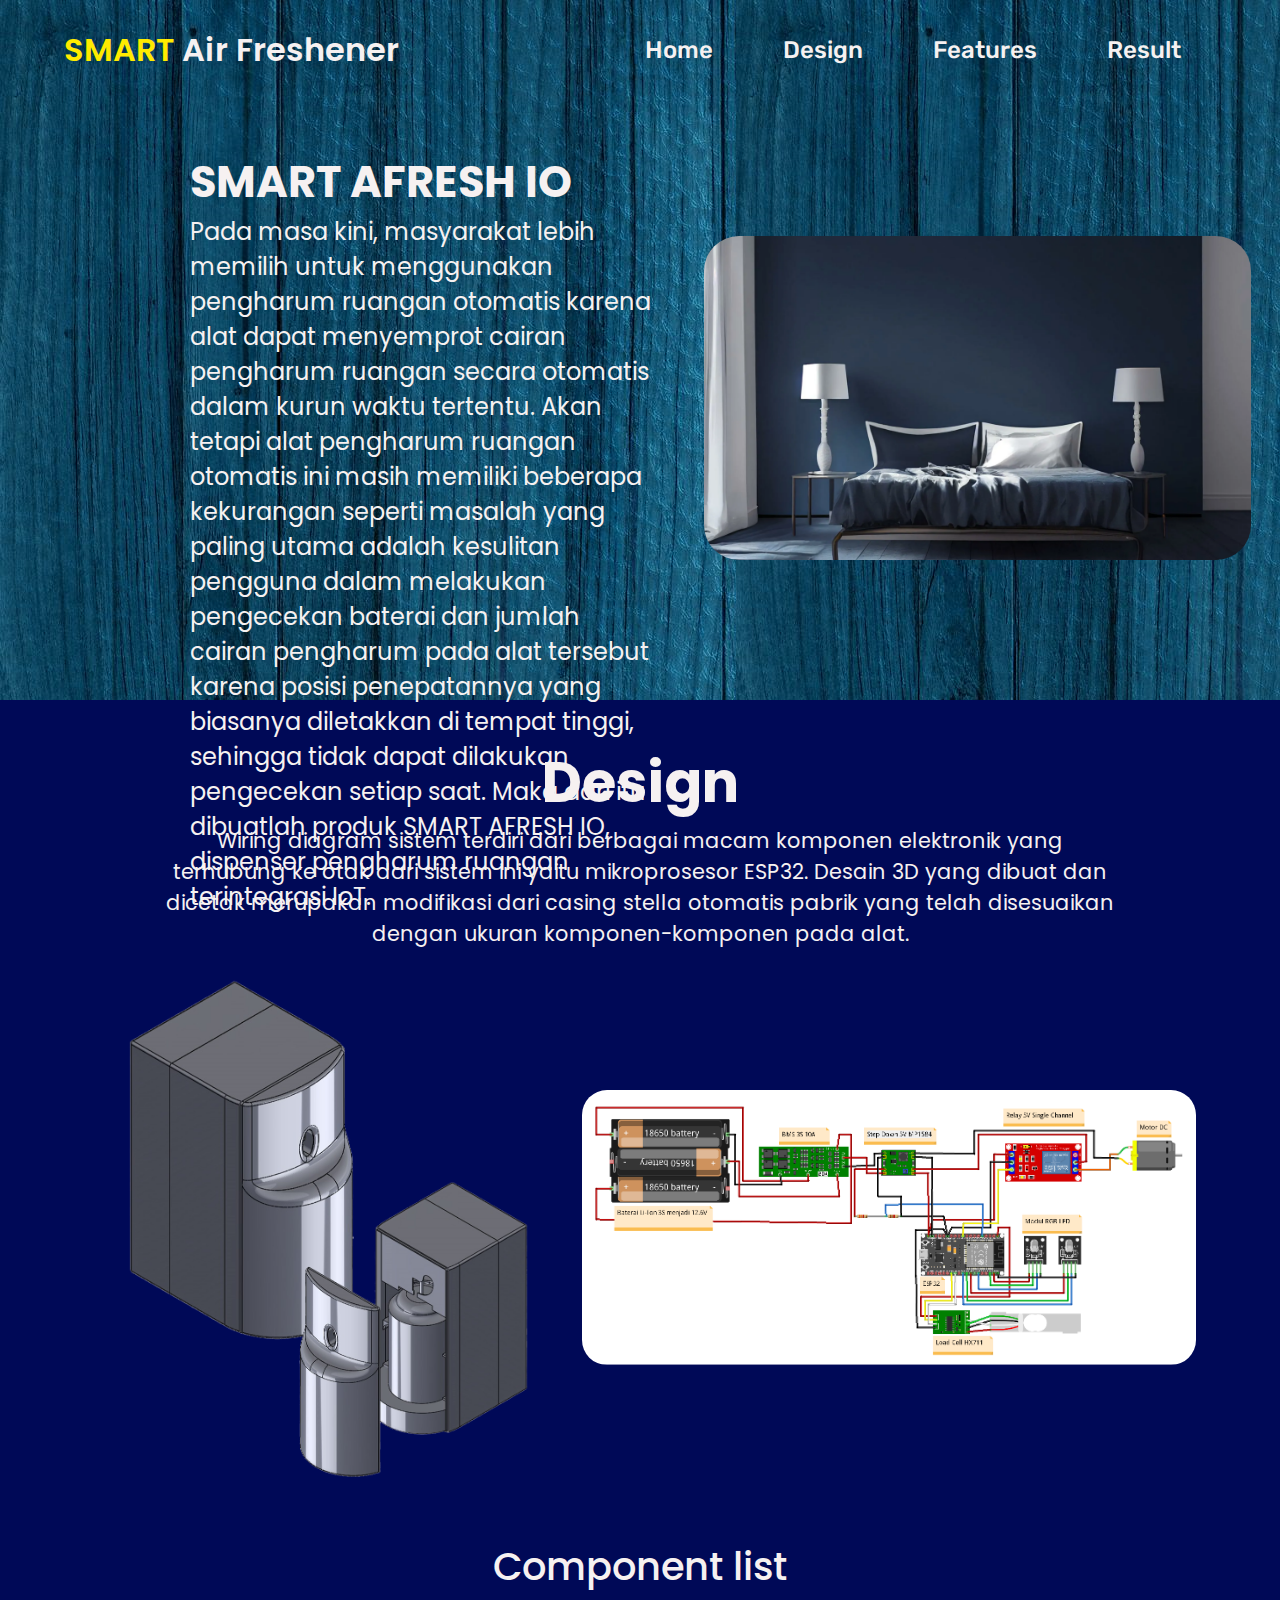
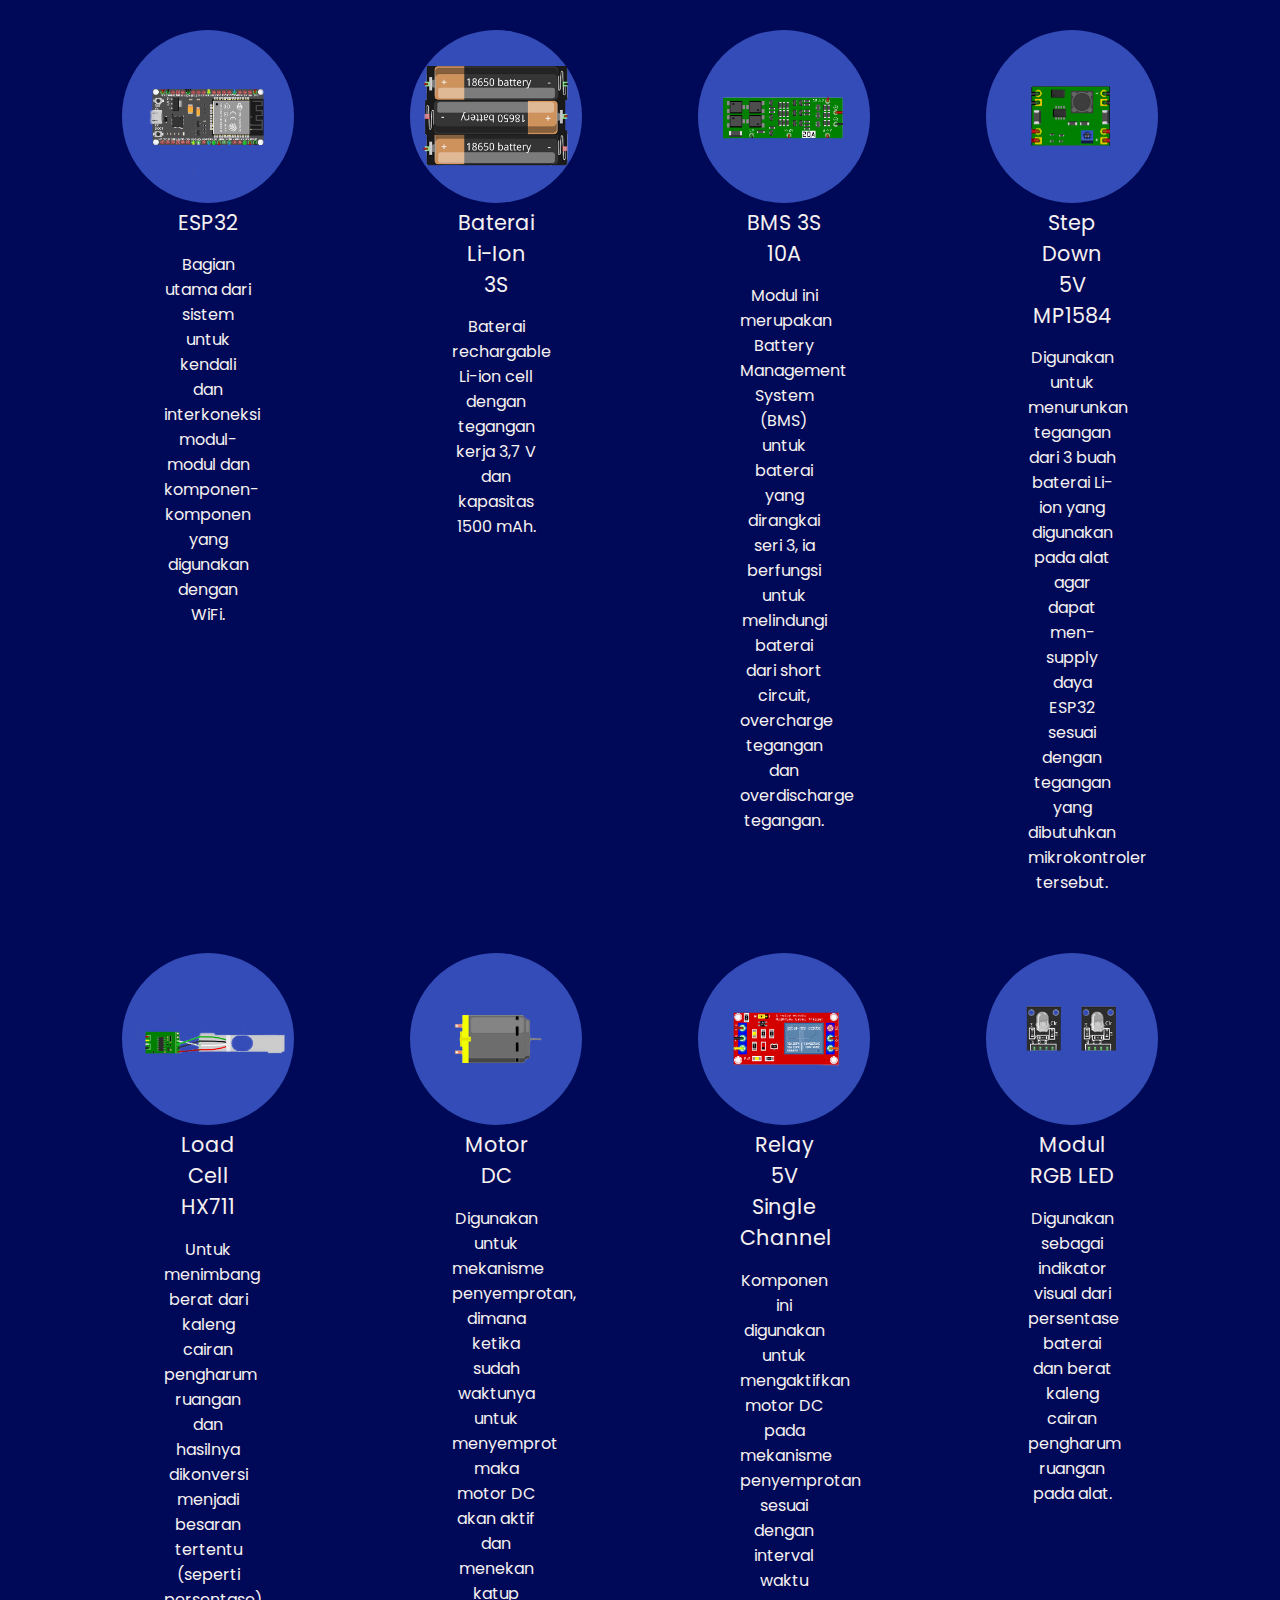
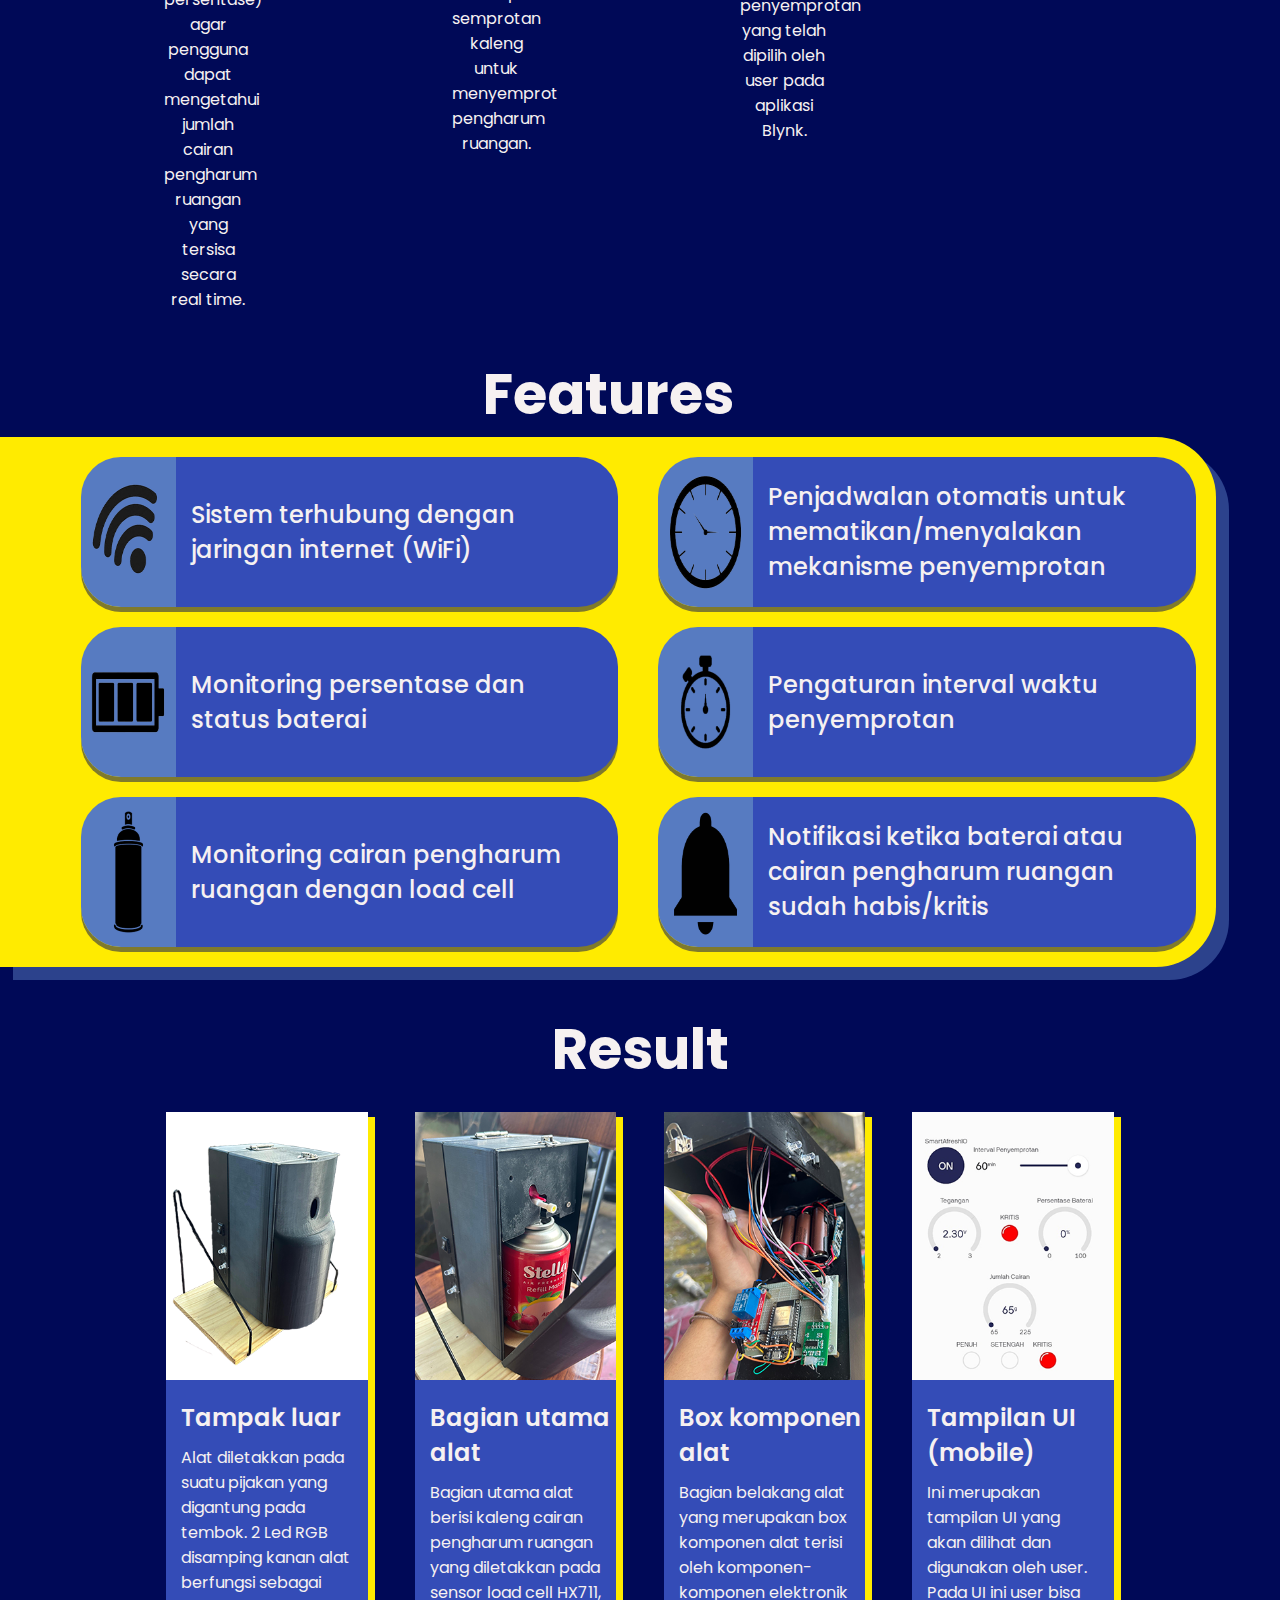
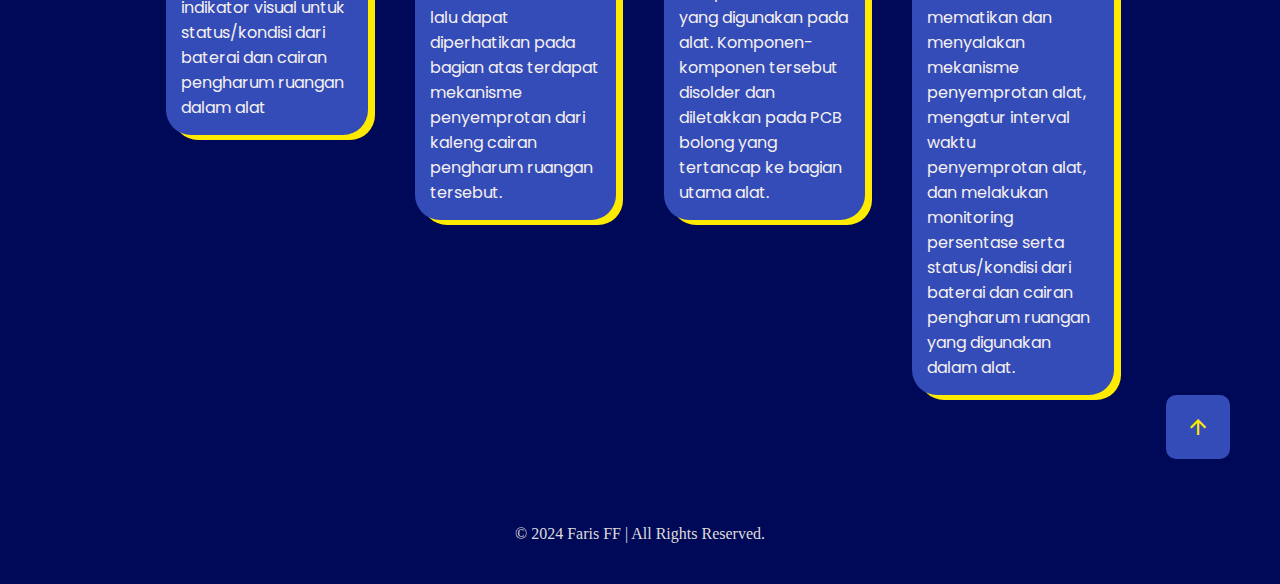
<file: public/TA-proj.html>
<!DOCTYPE html>
<html lang="en">
<head>
    <meta charset="UTF-8">
    <meta name="viewport" content="width=device-width, initial-scale=1.0">
    <title>IoT Integrated Smart Air Freshener - Proyek Tugas Akhir</title>
    <link rel="stylesheet" href="./TA-proj.css">
    <!--Link for fonts-->
    <link rel="preconnect" href="https://fonts.googleapis.com">
    <link rel="preconnect" href="https://fonts.gstatic.com" crossorigin>
    <link href="https://fonts.googleapis.com/css2?family=Caveat:wght@400..700&family=Lato:ital,wght@0,100;0,300;0,400;0,700;0,900;1,100;1,300;1,400;1,700;1,900&family=Libre+Baskerville:ital,wght@0,400;0,700;1,400&family=Montserrat:ital,wght@0,100..900;1,100..900&family=Poppins:ital,wght@0,100;0,200;0,300;0,400;0,500;0,600;0,700;0,800;0,900;1,100;1,200;1,300;1,400;1,500;1,600;1,700;1,800;1,900&family=Roboto:ital,wght@0,100;0,300;0,400;0,500;0,700;0,900;1,100;1,300;1,400;1,500;1,700;1,900&family=Rubik:ital,wght@0,300..900;1,300..900&display=swap" rel="stylesheet">
    <!--font for the material icons-->
    <link href="https://fonts.googleapis.com/icon?family=Material+Icons" rel="stylesheet">
</head>
<body>
    <div class="page">
        <section id="header-home-background"> <!--this is so that the header and the home section have the same background-->
            <section id="header">
                <div class="header-container">
                    <nav>
                        <h1 class="logo"><span>SMART</span> Air Freshener</h1> <!--class logo utk span-->
                        <ul class="normal">
                            <li><a href="#home">Home</a></li>
                            <li><a href="#design">Design</a></li>
                            <li><a href="#features">Features</a></li>
                            <li><a href="#result">Result</a></li>
                        </ul>
                    </nav>
                </div>
            </section>
        
            <section id="home">
                <div class="home-container">
                    <div class="home-text gradient-background">
                        <h2>SMART AFRESH IO</h2>
                        <p>Pada masa kini, masyarakat lebih memilih untuk menggunakan pengharum ruangan otomatis karena alat dapat menyemprot cairan pengharum ruangan secara otomatis dalam kurun waktu tertentu. Akan tetapi alat pengharum ruangan otomatis ini masih memiliki beberapa kekurangan seperti masalah yang paling utama adalah kesulitan pengguna dalam melakukan pengecekan baterai dan jumlah cairan pengharum pada alat tersebut karena posisi penepatannya yang biasanya diletakkan di tempat tinggi, sehingga tidak dapat dilakukan pengecekan setiap saat. Maka dari itu dibuatlah produk SMART AFRESH IO, dispenser pengharum ruangan terintegrasi IoT.</p>
                    </div>
                    <div class="home-img">
                        <img src="../assets/images/Projects/room-aesthetic-cropped-v2.png">
                    </div>
                </div>
            </section>
        </section>
    
        <section id="design">
            <div class="design-container">
                <h2>Design</h2>
                <p>Wiring diagram sistem terdiri dari berbagai macam komponen elektronik yang terhubung ke otak dari sistem ini yaitu mikroprosesor ESP32. Desain 3D yang dibuat dan dicetak merupakan modifikasi dari casing stella otomatis pabrik yang telah disesuaikan dengan ukuran komponen-komponen pada alat.</p>
                <div class="design-images">
                    <div class="left">
                        <img src="../assets/images/Projects/3D Design SMART AFRESH IO [combined].png">
                    </div>
                    <div class="right">
                        <img src="../assets/images/Projects/Wiring Diagram SMART AFRESH IO.png">
                    </div>
                </div>
            </div>
    
        </section>

        <section id="components">
            <div class="components-container">
                <h2>Component list</h2>
                <div class="components-top">
                    <div class="components-detail">
                        <img src="../assets/images/Projects/TA-proj-esp32.png">
                        <h3>ESP32</h3>
                        <p>Bagian utama dari sistem untuk kendali dan interkoneksi modul-modul dan komponen-komponen yang digunakan dengan WiFi.</p>
                    </div>
                    <div class="components-detail">
                        <img src="../assets/images/Projects/TA-proj-battery.png">
                        <h3>Baterai Li-Ion 3S</h3>
                        <p>Baterai rechargable Li-ion cell dengan tegangan kerja 3,7 V dan kapasitas 1500 mAh.</p>
                    </div>
                    <div class="components-detail">
                        <img src="../assets/images/Projects/TA-proj-bms.png">
                        <h3>BMS 3S 10A</h3>
                        <p>Modul ini merupakan Battery Management System (BMS) untuk baterai yang dirangkai seri 3, ia berfungsi untuk melindungi baterai dari short circuit, overcharge tegangan dan overdischarge tegangan.</p>
                    </div>
                    <div class="components-detail">
                        <img src="../assets/images/Projects/TA-proj-stepDown.png">
                        <h3>Step Down 5V MP1584</h3>
                        <p>Digunakan untuk menurunkan tegangan dari 3 buah baterai Li-ion yang digunakan
                            pada alat agar dapat men-supply daya ESP32 sesuai dengan tegangan yang dibutuhkan mikrokontroler tersebut.</p>
                    </div>
                </div>
                <div class="components-bottom">
                    <div class="components-detail">
                        <img src="../assets/images/Projects/TA-proj-loadCell.png">
                        <h3>Load Cell HX711</h3>
                        <p>Untuk menimbang berat dari kaleng cairan pengharum ruangan dan hasilnya dikonversi menjadi besaran tertentu (seperti persentase) agar pengguna dapat mengetahui jumlah cairan pengharum ruangan yang tersisa secara real time.</p>
                    </div>
                    <div class="components-detail">
                        <img src="../assets/images/Projects/TA-proj-motorDC.png">
                        <h3>Motor DC</h3>
                        <p>Digunakan untuk mekanisme penyemprotan, dimana ketika sudah waktunya untuk menyemprot maka motor DC akan aktif dan menekan katup semprotan kaleng untuk menyemprot pengharum ruangan.</p>
                    </div>
                    <div class="components-detail">
                        <img src="../assets/images/Projects/TA-proj-relay5V.png">
                        <h3>Relay 5V Single Channel</h3>
                        <p>Komponen ini digunakan untuk mengaktifkan motor DC pada
                            mekanisme penyemprotan sesuai dengan interval waktu penyemprotan yang telah dipilih oleh user pada aplikasi Blynk.</p>
                    </div>
                    <div class="components-detail">
                        <img src="../assets/images/Projects/TA-proj-ledRGB.png">
                        <h3>Modul RGB LED</h3>
                        <p>Digunakan sebagai indikator visual dari persentase baterai dan berat kaleng cairan pengharum ruangan pada alat.</p>
                    </div>
                </div>
            </div>
        </section>

        <section id="features">
            <div class="features-container">
                <h2>Features</h2>
                <div class="features-box">
                    <div class="features-left">
                        <div class="features-detail">
                            <img src="../assets/images/Projects/proj-TA-icons-WiFi.png">
                            <h3>Sistem terhubung dengan jaringan internet (WiFi)</h3>
                        </div>
                        <div class="features-detail">
                            <img src="../assets/images/Projects/proj-TA-icons-battery.png">
                            <h3>Monitoring persentase dan status baterai</h3>
                        </div>
                        <div class="features-detail">
                            <img src="../assets/images/Projects/proj-TA-icons-canSpray.png">
                            <h3>Monitoring cairan pengharum ruangan dengan load cell</h3>
                        </div>
                    </div>
                    <div class="features-right">
                        <div class="features-detail">
                            <img src="../assets/images/Projects/proj-TA-icons-clock.png">
                            <h3>Penjadwalan otomatis untuk mematikan/menyalakan mekanisme penyemprotan</h3>
                        </div>
                        <div class="features-detail">
                            <img src="../assets/images/Projects/proj-TA-icons-timer.png">
                            <h3>Pengaturan interval waktu penyemprotan</h3>
                        </div>
                        <div class="features-detail">
                            <img src="../assets/images/Projects/proj-TA-icons-notifications.png">
                            <h3>Notifikasi ketika baterai atau cairan pengharum ruangan sudah habis/kritis</h3>
                        </div>
                    </div>
                </div>
            </div>
        </section>
    
        <section id="result">
            <div class="result-container">
            <h2>Result</h2>
                <div class="result-box">
                        <div class="result-card">
                            <img src="../assets/images/Projects/Result/TA-proj-cardImage-1-V2.png">
                            <h3>Tampak luar</h3>
                            <p>Alat diletakkan pada suatu pijakan yang digantung pada tembok. 2 Led RGB disamping kanan alat berfungsi sebagai indikator visual untuk status/kondisi dari baterai dan cairan pengharum ruangan dalam alat</p>
                        </div>
                        <div class="result-card">
                            <img src="../assets/images/Projects/Result/TA-proj-cardImage-2-V2.png">
                            <h3>Bagian utama alat</h3>
                            <p>Bagian utama alat berisi kaleng cairan pengharum ruangan yang diletakkan pada sensor load cell HX711, lalu dapat diperhatikan pada bagian atas terdapat mekanisme penyemprotan dari kaleng cairan pengharum ruangan tersebut.</p>
                        </div>
                        <div class="result-card">
                            <img src="../assets/images/Projects/Result/TA-proj-cardImage-3-V2.png">
                            <h3>Box komponen alat</h3>
                            <p>Bagian belakang alat yang merupakan box komponen alat terisi oleh komponen-komponen elektronik yang digunakan pada alat. Komponen-komponen tersebut disolder dan diletakkan pada PCB bolong yang tertancap ke bagian utama alat.</p>
                        </div>
                        <div class="result-card">
                            <img src="../assets/images/Projects/Result/TA-proj-cardImage-4-V2.png" class="ui">
                            <h3>Tampilan UI (mobile)</h3>
                            <p>Ini merupakan tampilan UI yang akan dilihat dan digunakan oleh user. Pada UI ini user bisa mematikan dan menyalakan mekanisme penyemprotan alat, mengatur interval waktu penyemprotan alat, dan melakukan monitoring persentase serta status/kondisi dari baterai dan cairan pengharum ruangan yang digunakan dalam alat.</p>
                        </div>
                    </div>
                </div>
            </div>
        </section>

        <div>
            <!--Back to Top button-->
                <a href="#" class="back-to-top">
                    <span class="material-icons">
                        arrow_upward
                    </span>
                </a>
            </div>

        <section id="footer">
            <div class="footer-container">
                <footer><p>© 2024 Faris FF | All Rights Reserved.</p></footer>
            </div>
        </section>
    </div>
</body>
</html>
</file>
<file: index.css>
* {
    margin: 0px;
    padding: 0px;
    box-sizing: border-box;
    transition: 0.3s;
    text-decoration: none;
}

body {
    background-color: #222831;
}

.page {
    height: 100vh;
}

.page .container {
    /*width: 95%;*/
    /*margin: auto;*/ 
    margin: 0% 2.5% 0% 2.5%;
}

.page nav {
    display: flex;
    align-items: center;
    height: 150px;
}

.page .container .normal {
    display: flex;
    justify-content: flex-end;
    width: 70%;
}

.page .container ul li {
    list-style-type: none;
}

.page .container ul li a {
    color: #DDDDDD;
    font-size: 1.5rem;
    font-weight: 200px;
    text-transform: capitalize;
    padding: 15px 35px;
    border-radius: 10px;
    background: #222831;
}

.page .container ul .hamburger-menu {   /*--hide this hamburger-menu button on anything >= desktop screen size*/
    display: none;
    /*transition: 0.2s; /*--apply transition when this class changes value on mobile, aka display from none to block*/
}

.page .sidebar {
    position: fixed;
    top: 0;
    right: 0;
    z-index: 1;
    height: 100vh;
    width: 300px;
    background-color: rgb(221,221,221,0.1);
    box-shadow: 0px 0px 10px #F05454;
    display: none;
    flex-direction: column;
    backdrop-filter: blur(10px);
}

.page .sidebar li {
    width: 100%;
    height: 50px;
    margin-top: 10px;
}

.page .container .sidebar li a {     /*--just to be safe--*/
    padding-right: 100%;
    border-radius: 0px;
    background-color: rgb(221,221,221,0);
    background-clip: padding-box;
}

.page .container .sidebar li:first-child {     /*--shift the top button--*/
    margin-top: 15x;
}

.page .container .sidebar li:last-child a {     /*--shift the X button--*/
    padding: 0px 0px 0px 15px;
}

.page .container .normal li a:hover, .page .container .normal li a.current {
    color: #F05454;
    background: rgb(221,221,221,0.1);
}

.page .container .sidebar li a:hover, .page .container .sidebar li a.current {
    color: #F05454;
    background-color: rgb(221,221,221,0.3);
}

.page .container .sidebar li a:hover {
    color: #F05454;
    background-color: rgb(221,221,221,0);
}

.page .container nav li a:active {
    color: #EB8317;
}

.page .container .title {
    color: #DDDDDD;
    font-size: 2.5rem;
    width: 30%;
}

.page .container .title span {
    color: #F05454;
}

.page .home {
    display: flex;
    justify-content: space-between;
    align-items: center;
}

.page .home .text {
    color: #DDDDDD;
    font-size: 1.5rem;
    width: 50%;
}

.page .home .text h4 {
    letter-spacing: 1px;
    font-size: 45px;
}

.page .home .text h2 {
    letter-spacing: 1px;
    font-size: 85px;
    margin: 10px 0px 10px;
}

.page .home .text h3 {
    color: #F05454;
    font-size: 35px;
}

.page .home .text .socials {
    margin: 20px 0px 20px 0px;
}

.page .home .text .socials a i {
    color: #F05454;
    background-color: #222831;
    width: 60px;
    height: 60px;
    border: 2px solid #F05454;
    text-align: center;
    line-height: 60px; /*agar text pas di tengah kotak/border*/
    border-radius: 30%;
}

.page .home .text .socials a i:hover {
    color: #DDDDDD;
    background-color: #F05454;
    border: 2px solid #DDDDDD;
    box-shadow: 0px 0px 10px #F05454;
}

.page .home .photo {
    width: 50%;
}

.page .home .photo img {
    width: 60%;
    margin: 5% 15% 15% 25%;
    object-fit: cover;
    border: 2px solid #F05454;
    border-radius: 10%;
}

.page .home .photo img:hover {
    /* width: 70%;
    margin: 0% 10% 10% 20%; */
    transform: scale(1.1);
    border: 2px solid #DDDDDD;
    box-shadow: 0px 0px 20px #F05454;
}

/*=====================FOOTER======================*/
.footer {
    display: flex;
    height: 50px;
    justify-content: center;
}

.footer footer {
    color: #DDDDDD;
}

/*=====================MEDIA QUERY=====================*/
@media (max-width: 992px) {    /*--on laptop--*/
    .page nav {
        margin-bottom: 60px;
    }

    .page .container ul li a {
        font-size: 1.5rem;
        text-align: center;
        padding: 15px 20px;
    }
}

@media (max-width: 768px) {    /*--on mobile and ipad--*/
    .hideOn768px {
        display: none;
    }
    
    .page .container .title {
        color: #DDDDDD;
        font-size: 2.5rem;
        margin-top: 0px;
        margin-left: 3px;
        width: 100%;
    }
}

@media (max-width: 405px) {
    .page nav {
        height: 100px;
        margin-bottom: 0px;
    }

    .page .container .title {
        color: #DDDDDD;
        font-size: 1.32rem;
        margin-top: 0px;
        margin-left: 3px;
        width: 100%;
    }

    .page .container ul .hamburger-menu {   /*--hide this hamburger-menu button on anything >= desktop screen size*/
        display: block;
    }

    .page .sidebar {
        width: 100%;
    }

    .page .home {
        display: block;
    }

    .page .home .text {
        width: 100%;
    }

    .page .home .text h4 {
        letter-spacing: 1px;
        font-size: 20px;
        margin-top: 55px;
    }

    .page .home .text h2 {
        letter-spacing: 1px;
        font-size: 30px;
        margin: 5px 0px 5px;
    }
    
    .page .home .text h3 {
        color: #F05454;
        font-size: 22px;
    }
    
    .page .home .text .socials {
        display: inline-block;
        margin: 5px 0px 20px 0px;
    }

    .page .home .text .socials a i {
        color: #F05454;
        background-color: #222831;
        width: 40px;
        height: 40px;
        border: 2px solid #F05454;
        text-align: center;
        line-height: 40px; /*agar text pas di tengah kotak/border*/
        border-radius: 30%;
    }

    .page .home .photo {
        width: 50%;
        margin: 0px 10px 10px 90px;
    }

    .page .home .photo img {
        width: 100%;
        margin: 0%;
    }

    .page .home .photo img:hover {
        width: 100%;
        margin: 0%;
        border: 2px solid #DDDDDD;
        box-shadow: 0px 0px 20px #F05454;
    }
}

@media (max-width: 323px){
    .page .container .title {
        color: #DDDDDD;
        font-size: 1.16rem;
        margin-top: 0px;
        margin-left: 3px;
        width: 100%;
    }
}


/*--------PLACEHOLDER--------*/
/* .page .container .nav-box {
    background-color: #222831;
    border: 2px solid #F05454;
    border-radius: 15%;
    line-height: 45px;
} if i want to enable box around the nav buttons*/
</file>
<file: public/about.css>
* {
    margin: 0px;
    padding: 0px;
    box-sizing: border-box;
    transition: 0.3s;
    text-decoration: none;
}

body {
    background-color: #222831;
    height: 100vh;
}

.page .container {
    /*width: 95%;*/
    /*margin: auto;*/ 
    margin: 0% 2.5% 0% 2.5%;
}

.page nav {
    display: flex;
    align-items: center;
    height: 150px;
}

.page .container .normal {
    display: flex;
    justify-content: flex-end;
    width: 70%;
}

.page .container ul li {
    list-style-type: none;
}

.page .container ul li a {
    color: #DDDDDD;
    font-size: 1.5rem;
    font-weight: 200px;
    text-transform: capitalize;
    padding: 15px 35px;
    border-radius: 10px;
    background: #222831;
}

.page .container ul .hamburger-menu {   /*--hide this hamburger-menu button on anything >= desktop screen size*/
    display: none;
    /*transition: 0.2s; /*--apply transition when this class changes value on mobile, aka display from none to block*/
}

.page .sidebar {
    position: fixed;
    top: 0;
    right: 0;
    z-index: 1;
    height: 100vh;
    width: 300px;
    background-color: rgb(221,221,221,0.1);
    box-shadow: 0px 0px 10px #F05454;
    display: none;
    flex-direction: column;
    backdrop-filter: blur(10px);
}

.page .sidebar li {
    width: 100%;
    height: 50px;
    margin-top: 10px;
}

.page .container .sidebar li a {     /*--just to be safe--*/
    padding-right: 100%;
    border-radius: 0px;
    background-color: rgb(221,221,221,0);
    background-clip: padding-box;
}

.page .container .sidebar li:first-child {     /*--shift the top button--*/
    margin-top: 15x;
}

.page .container .sidebar li:last-child a {     /*--shift the X button--*/
    padding: 0px 0px 0px 15px;
}

.page .container .normal li a:hover, .page .container .normal li a.current {
    color: #F05454;
    background: rgb(221,221,221,0.1);
}

.page .container .sidebar li a:hover, .page .container .sidebar li a.current {
    color: #F05454;
    background-color: rgb(221,221,221,0.3);
}

.page .container .sidebar li a:hover {
    color: #F05454;
    background-color: rgb(221,221,221,0);
}

.page .container nav li a:active {
    color: #EB8317;
}

.page .container .title {
    color: #DDDDDD;
    font-size: 2.5rem;
    width: 30%;
}

.page .container .title span {
    color: #F05454;
}

.page .contact { /*--Contact Div--*/
    display: flex;
    flex-direction: column;
    justify-content: space-between;
}

.page .contact .content { /*--Content box--*/
    display: flex;
    flex-direction: column;
}

.page .contact .title { /*--Title box--*/
    color: #DDDDDD;
    font-size: 30px;
    width: 70%;
    margin-top: 7%;
}

.page .about {
    display: flex;
    flex-direction: row;
    justify-content: space-between;
    margin-top: 10%;
}

.page .about .photo {
    width: 40%;
    height: 20%;
}

.page .about .photo a img {
    width: 100%;
    border: 2px solid #F05454;
    object-fit: contain;
    border-radius: 10%;
}

.page .about .photo a img:hover {
    outline: 2px solid #DDDDDD;
    box-shadow: 0px 0px 20px #F05454;
}

.page .about .content-1 {
    display: flex;
    flex-direction: column;
    /* justify-content: space-between; jika ingin spacing antara div dlm flexbox content-1 ini maka uncomment this line*/
    margin-left: 3.5%;
}

.page .about .title-1 {
    color: #DDDDDD;
    font-size: 35px;
}

.page .about .paragraph {
    width: 90%;
    color: #DDDDDD;
    font-size: 25px;
    text-align: justify;
    margin-top: 20px;
}

.page .hobbies {
    display: flex;
    flex-direction: column;
    margin-top: 5%;
    margin-bottom: 60px;
}

.page .hobbies .hobbies-box {
    display: flex;
    flex-direction: row;
}

.part {
    width: 25%;
    background-color: rgb(240,84,84,0.8);
    margin-right: 2px;
    user-select: none; /*--So that this part is not selectable by user--*/
}

.part:hover {
    outline: 1px solid #DDDDDD;
    box-shadow: 0px 0px 15px #F05454;
    background-color: #F05454;
}

.page .hobbies .hobbies-box .title-2 {
    height: 200px;
    outline: 2px solid rgb(48,71,94);
    background-color: rgb(48,71,94,0.5);
    border-radius: 15px 0px 0px 15px;
}

.page .hobbies .hobbies-box .title-2:hover {
    outline: 1px solid #DDDDDD;
    background-color: rgb(48,71,94);
    box-shadow: none; /*--remove the glowing red effect from the .part class--*/
}

.page .hobbies .hobbies-box .title-2 h2 {
    color: #F05454;
    font-size: 50px;
    text-align: center;
    margin: 80px 20px 80px 20px;
}

.page .hobbies .hobbies-box .part-title {
    color: #DDDDDD;
    text-transform: capitalize;
    font-size: 22px;
    height: 25px;
    margin-left: 219px;
    margin-top: 26px;
}

.page .hobbies .hobbies-box img {
    width: 200px;
    height: 180px;
    float: left;
    margin: 8px 5px 5px 5px;
    object-fit: contain;
    border-radius: 25%;
}

.page .hobbies .hobbies-box p {
    padding: 5px 10px 15px 10px;
    text-align: justify;
    font-weight: 600;
    margin-left: 211px;
    margin-right: 0px;
}

.left {
    float: left;
}

.middle {
    float: left;
}

.right {
    float: right;
    border-radius: 0px 15px 15px 0px;
}

/*=====================SKILLS SECTION========================*/
.page .skills-container {
    margin-top: 5%;
}


.page .skills-box {
    display: flex;
    flex-direction: row;
}

.page .skills-box .title-3 {
    width: 25%;
    outline: 2px solid rgb(48,71,94);
    background-color: rgb(48,71,94,0.5);
    align-content: center;
    border-radius: 15px 0px 0px 15px;
    user-select: none; /*--So that this part is not selectable by user--*/
}

.page .skills-box .title-3:hover {
    outline: 1px solid #DDDDDD;
    background-color: rgb(48,71,94);
}

.page .skills-box .title-3 h2 {
    font-size: 50px;
    color: #F05454;
    padding-left: 170px;
}

.page .skills-box .skills {
    width: 70%;
    outline: 1px solid #DDDDDD;
    border-radius: 0px 15px 15px 0px;
}

.page .skills-box .skills .skills-list {
    display: flex;
    font-size: 25px;
    flex-wrap: wrap;
}

.page .skills-box .skills .skills-list li {
    color: #DDDDDD;
    background-color: #F05454;
    border-radius: 5px;
    margin: 10px 10px 0px 20px;
    padding: 0px 15px 0px 15px;
    user-select: none; /*--So that this part is not selectable by user--*/
}

.page .skills-box .skills .skills-list li:hover {
    border: 1px solid #DDDDDD;
    box-shadow: 0px 0px 10px #F05454;
    transition: none; /*---bcs the universal transition setting for the others is 0.3s---*/
}

.page .skills-box .skills .skills-list .bottom-li {
    margin-bottom: 15px;
}

/*=====================FOOTER======================*/
.footer {
    display: flex;
    height: 50px;
    justify-content: center;
}

.footer footer {
    color: #DDDDDD;
}

/*=====================MEDIA QUERY=====================*/
@media (max-width: 992px) {    /*--on laptop--*/
    .page nav {
        margin-bottom: 60px;
    }

    .page .container ul li a {
        font-size: 1.5rem;
        text-align: center;
        padding: 15px 20px;
    }
}

@media (max-width: 768px) {    /*--on mobile and ipad--*/
    .hideOn768px {
        display: none;
    }
    
    .page .container .title {
        color: #DDDDDD;
        font-size: 2.5rem;
        margin-top: 0px;
        margin-left: 3px;
        width: 100%;
    }
}

@media (max-width: 405px) {
    .page nav {
        height: 100px;
        margin-bottom: 0px;
    }

    .page .container .title {
        color: #DDDDDD;
        font-size: 1.33rem;
        margin-top: 0px;
        margin-left: 3px;
        width: 100%;
    }

    .page .container ul .hamburger-menu {   /*--hide this hamburger-menu button on anything >= desktop screen size*/
        display: block;
    }
    
    .page .sidebar {
        width: 100%;
    }
    
    .page .about {
        display: block;
    }

    .page .about .content-1 {
        /* justify-content: space-between; jika ingin spacing antara div dlm flexbox content-1 ini maka uncomment this line*/
        margin: 2% 1.5% 0% 1.5%;
    }

    .page .about .title-1 {
        color: #DDDDDD;
        font-size: 22.5px;
    }

    .page .about .paragraph {
        font-size: 15px;
        justify-content: center;
        width: 100%;
        margin-top: 10px;
    }

    /*=====================SKILLS SECTION========================*/
    .page .skills-box {
        display: block;

    }
    .page .skills-box .title-3 {
        width: 100%;
        border-radius: 15px 15px 0px 0px;
    }

    .page .skills-box .title-3 h2 {
        font-size: 30px;
        padding-left: 145px;
    }
    
    .page .skills-box .skills {
        width: 100%;
        outline: 1px solid #DDDDDD;
        border-radius: 0px 0px 15px 15px;
    }
    
    .page .skills-box .skills .skills-list {
        display: flex;
        font-size: 18px;
        justify-content: center;
        align-content: center;
    }

    .page .skills-box .skills .skills-list li {
        width: 65%;
        text-align: center;
    }

    .page .skills-box .skills .skills-list .bottom-li {
        margin-bottom: 0px;
    }

    .page .skills-box .skills .skills-list li:last-child {
        margin-bottom: 10px; /*---margin bottom for the last element of the skills list---*/
    }

    /*=====================HOBBIES SECTION========================*/
    .page .hobbies {
        margin-top: 10%;
    }
    .page .hobbies .hobbies-box {
        display: flex;
        flex-direction: column;
    }

    .part {
        width: 100%;
        margin: 0px;
    }

    .page .hobbies .hobbies-box .title-2 {
        height: 50px;
        border-radius: 15px 15px 0px 0px;
    }
    
    .page .hobbies .hobbies-box .title-2 h2 {
        color: #F05454;
        font-size: 25px;
        text-align: center;
        margin-top: 10px;
    }

    .page .hobbies .hobbies-box .part-title {
        font-size: 18px;
        height: 25px;
        margin-left: 220px;
        margin-top: 26px;
    }

    .page .hobbies .hobbies-box p {
        padding: 0px 5px 0px 10px;
        text-align: left;
        font-size: 15px;
    }

    .right {
        float: right;
        border-radius: 0% 0% 7% 7%;
    }
}

@media (max-width: 323px) {
    .page .container .title {
        color: #DDDDDD;
        font-size: 1.16rem;
        margin-top: 0px;
        margin-left: 3px;
        width: 100%;
    }
    
    .page .hobbies .hobbies-box img {
        width: 170px;
        border-radius: 30%;
    }

    .page .hobbies .hobbies-box .part-title {
        font-size: 13.5px;
        height: 25px;
        margin-left: 190px;
        margin-top: 40px;
    }

    .page .hobbies .hobbies-box p {
        padding: 0px 5px 0px 10px;
        text-align: left;
        margin-left: 180px;
        font-size: 12px;
    }
}
</file>
<file: public/certificates-training.css>
* {
    margin: 0px;
    padding: 0px;
    box-sizing: border-box;
    transition: 0.3s;
    text-decoration: none;
}

html {
    scroll-behavior: smooth;
}

body {
    background-color: #222831;
    height: 100vh;
}

.page .container {
    /*width: 95%;*/
    /*margin: auto;*/ 
    margin: 0% 2.5% 0% 2.5%;
}

.page nav {
    display: flex;
    align-items: center;
    height: 150px;
}

.page .container .normal {
    display: flex;
    justify-content: flex-end;
    width: 70%;
}

.page .container ul li {
    list-style-type: none;
}

.page .container ul li a {
    color: #DDDDDD;
    font-size: 1.5rem;
    font-weight: 200px;
    text-transform: capitalize;
    padding: 15px 35px;
    border-radius: 10px;
    background: #222831;
}

.page .container ul .hamburger-menu {   /*--hide this hamburger-menu button on anything >= desktop screen size*/
    display: none;
    /*transition: 0.2s; /*--apply transition when this class changes value on mobile, aka display from none to block*/
}

.page .sidebar {
    position: fixed;
    top: 0;
    right: 0;
    z-index: 1;
    height: 100vh;
    width: 300px;
    background-color: rgb(221,221,221,0.1);
    box-shadow: 0px 0px 10px #F05454;
    display: none;
    flex-direction: column;
    backdrop-filter: blur(10px);
}

.page .sidebar li {
    width: 100%;
    height: 50px;
    margin-top: 10px;
}

.page .container .sidebar li a {     /*--just to be safe--*/
    padding-right: 100%;
    border-radius: 0px;
    background-color: rgb(221,221,221,0);
    background-clip: padding-box;
}

.page .container .sidebar li:first-child {     /*--shift the top button--*/
    margin-top: 15x;
}

.page .container .sidebar li:last-child a {     /*--shift the X button--*/
    padding: 0px 0px 0px 15px;
}

.page .container .normal li a:hover, .page .container .normal li a.current {
    color: #F05454;
    background: rgb(221,221,221,0.1);
}

.page .container .sidebar li a:hover, .page .container .sidebar li a.current {
    color: #F05454;
    background-color: rgb(221,221,221,0.3);
}

.page .container .sidebar li a:hover {
    color: #F05454;
    background-color: rgb(221,221,221,0);
}

.page .container nav li a:active {
    color: #EB8317;
}

.page .container .title {
    color: #DDDDDD;
    font-size: 2.5rem;
    width: 30%;
}

.page .container .title span {
    color: #F05454;
}

.page .container .certificates-training {
    display: flex;
    flex-direction: column;
    justify-content: center;
    margin-top: 8.5%;
}

.page .container .certificates-training .certificates-training-box {
    display: flex;
    flex-direction: row;
    justify-content: center;
    margin-bottom: 4%;
}

.page .container .certificates-training .certificates-training-box .photo {
    width: 25%;
    margin-right: 3%;
}

.page .container .certificates-training .certificates-training-box .photo img {
    width: 100%;
    border: 2px solid #F05454;
    border-radius: 6%;
}

.page .container .certificates-training .certificates-training-box .photo img:hover {
    border: 2px solid #DDDDDD;
    box-shadow: 0px 0px 10px 5px #F05454;
}

.page .container .certificates-training .content {
    display: flex;
    flex-direction: column;
    width: 45%;
}

.page .container .certificates-training .content .title {
    color: #DDDDDD;
    font-size: 16px;
    width: 100%;
} 

.page .container .certificates-training .content .description {
    color: #DDDDDD;
    font-size: 22px;
    margin-top: 15px;
} 

.back-to-top {
    display: flex;
    color: #DDDDDD;
    justify-content: flex-end;
    transition: 0.2s ease-out;
}

.back-to-top span {
    padding: 20px;
    color: #DDDDDD;
    background-color: #F05454;
    border-radius: 10px;
    margin-bottom: 25px;
    transition: 0.2s ease-out;
}

.back-to-top span:hover {
    color: #F05454;
    background-color: #DDDDDD;
    transform: translateY(-5px);
}

/*=====================FOOTER======================*/
.footer {
    display: flex;
    height: 50px;
    justify-content: center;
}

.footer footer {
    color: #DDDDDD;
}

/*=====================MEDIA QUERY=====================*/
.footer footer {
    color: #DDDDDD;
}

@media (max-width: 992px) {    /*--on laptop--*/
    .page nav {
        margin-bottom: 60px;
    }

    .page .container ul li a {
        font-size: 1.5rem;
        text-align: center;
        padding: 15px 20px;
    }
}

@media (max-width: 768px) {    /*--on mobile and ipad--*/
    .hideOn768px {
        display: none;
    }
    
    .page .container .title {
        color: #DDDDDD;
        font-size: 2.5rem;
        margin-top: 0px;
        margin-left: 3px;
        width: 100%;
    }
}

@media (max-width: 405px) {
    .page nav {
        height: 100px;
        margin-bottom: 0px;
    }

    .page .container .title {
        color: #DDDDDD;
        font-size: 1.33rem;
        margin-top: 0px;
        margin-left: 3px;
        width: 100%;
    }

    .page .container ul .hamburger-menu {   /*--hide this hamburger-menu button on anything >= desktop screen size*/
        display: block;
    }

    .page .sidebar {
        width: 100%;
    }

    .page .container .certificates-training {
        margin-top: 15%;
    }

    .page .container .certificates-training .certificates-training-box {
        display: block;
        margin-bottom: 8%;
    }

    .page .container .certificates-training .certificates-training-box .photo {
        width: 100%;
        margin-right: 0%;
    }

    .page .container .certificates-training .content {
        width: 100%;
    }

    .page .container .certificates-training .content .title {
        color: #DDDDDD;
        font-size: 14px;
        text-align: center;
        margin-left: 0px;
    } 
    
    .page .container .certificates-training .content .description {
        color: #DDDDDD;
        font-size: 16.5px;
        margin-top: 15px;
        padding: 0px 10px 0px 10px;
        text-align: justify;
    } 
}

@media (max-width: 323px){
    .page .container .title {
        color: #DDDDDD;
        font-size: 1.16rem;
        margin-top: 0px;
        margin-left: 3px;
        width: 100%;
    }
}
</file>
<file: public/contact.css>
* {
    margin: 0px;
    padding: 0px;
    box-sizing: border-box;
    transition: 0.3s;
    text-decoration: none;
}

body {
    background-color: #222831;
}

.page .container {
    /*width: 95%;*/
    /*margin: auto;*/ 
    height: 100vh;
    margin: 0% 2.5% 0% 2.5%;
}

.page nav {
    display: flex;
    align-items: center;
    height: 150px;
}

.page .container .normal {
    display: flex;
    justify-content: flex-end;
    width: 70%;
}

.page .container ul li {
    list-style-type: none;
}

.page .container ul li a {
    color: #DDDDDD;
    font-size: 1.5rem;
    font-weight: 200px;
    text-transform: capitalize;
    padding: 15px 35px;
    border-radius: 10px;
    background: #222831;
}

.page .container ul .hamburger-menu {   /*--hide this hamburger-menu button on anything >= desktop screen size*/
    display: none;
    /*transition: 0.2s; /*--apply transition when this class changes value on mobile, aka display from none to block*/
}

.page .sidebar {
    position: fixed;
    top: 0;
    right: 0;
    z-index: 1;
    height: 100vh;
    width: 300px;
    background-color: rgb(221,221,221,0.1);
    box-shadow: 0px 0px 10px #F05454;
    display: none;
    flex-direction: column;
    backdrop-filter: blur(10px);
}

.page .sidebar li {
    width: 100%;
    height: 50px;
    margin-top: 10px;
}

.page .container .sidebar li a {     /*--just to be safe--*/
    padding-right: 100%;
    border-radius: 0px;
    background-color: rgb(221,221,221,0);
    background-clip: padding-box;
}

.page .container .sidebar li:first-child {     /*--shift the top button--*/
    margin-top: 15x;
}

.page .container .sidebar li:last-child a {     /*--shift the X button--*/
    padding: 0px 0px 0px 15px;
}

.page .container .normal li a:hover, .page .container .normal li a.current {
    color: #F05454;
    background: rgb(221,221,221,0.1);
}

.page .container .sidebar li a:hover, .page .container .sidebar li a.current {
    color: #F05454;
    background-color: rgb(221,221,221,0.3);
}

.page .container .sidebar li a:hover {
    color: #F05454;
    background-color: rgb(221,221,221,0);
}

.page .container nav li a:active {
    color: #EB8317;
}

.page .container .title {
    color: #DDDDDD;
    font-size: 2.5rem;
    width: 30%;
}

.page .container .title span {
    color: #F05454;
}

.page .contact { /*--Contact Div--*/
    display: flex;
    flex-direction: column;
    justify-content: space-between;
}

.page .contact .content { /*--Content box--*/
    display: flex;
    flex-direction: column;
}

.page .contact .title { /*--Title box--*/
    color: #DDDDDD;
    font-size: 30px;
    width: 70%;
    margin-top: 7%;
}

.page .contact .content .description { /*--Description box--*/
    color: #DDDDDD;
    font-size: 25px;
    margin: 20px 0px 10px 0px;
}

.page .contact .content .contact-box { /*--Contact box--*/
    display: flex;
    flex-direction: column;
    margin-top: 25px;
}

.page .contact .content .contact-box .row-box { /*--Row box of the Contact box--*/
    display: flex;
    flex-direction: row;
}

.page .contact .content .contact-box .row-box .left-part { /*--Contacts icon--*/
    width: 10%;
    font-size: 3.5rem;
    margin: 0% 0% 0% 2.5%;
}

.page .contact .content .contact-box .row-box .left-part i { /*--Styling contacts icon--*/
    color: #F05454;
    width: 80px;
    height: 80px;
    padding: 10px 20px 20px 15px; /*--To center the contacts icon inside the i border--*/
}

.page .contact .content .contact-box .row-box .left-part i:hover { /*--Styling contacts icon--*/
    color: #DDDDDD;
}

.page .contact .content .contact-box .row-box .right-part {  /*--Contacts info--*/
    width: 25%;
    font-size: 1.5rem;
    color: #DDDDDD;
    padding: 20px 0px 0px 0px;
}

.page .contact .content .contact-box .row-box .right-part span {  
    color: #DDDDDD;
    font-weight: 600;
    user-select: none; /*--So that this part is not selectable by user--*/
}

.page .contact .content .contact-box .row-box .right-part a {  /*--Styling for the link of my Linkedin--*/
    color: #DDDDDD;
}

.page .contact .content .contact-box .row-box .right-part a:hover {  
    color: #F05454;
}

/*=====================FOOTER======================*/
.footer {
    display: flex;
    height: 50px;
    justify-content: center;
}

.footer footer {
    color: #DDDDDD;
}

/*=====================MEDIA QUERY=====================*/
@media (max-width: 992px) {    /*--on laptop--*/
    .page nav {
        margin-bottom: 60px;
    }

    .page .container ul li a {
        font-size: 1.5rem;
        text-align: center;
        padding: 15px 20px;
    }
}

@media (max-width: 768px) {    /*--on mobile and ipad--*/
    .hideOn768px {
        display: none;
    }
    
    .page .container .title {
        color: #DDDDDD;
        font-size: 2.5rem;
        margin-top: 0px;
        margin-left: 3px;
        width: 100%;
    }
}

@media (max-width: 405px) {
    .page nav {
        height: 100px;
        margin-bottom: 0px;
    }

    .page .container .title {
        color: #DDDDDD;
        font-size: 1.33rem;
        margin-top: 0px;
        margin-left: 3px;
        width: 100%;
    }

    .page .container ul .hamburger-menu {   /*--hide this hamburger-menu button on anything >= desktop screen size*/
        display: block;
    }

    .page .sidebar {
        width: 100%;
    }

    .page .contact {
        display: block;
    }

    .page .contact .intro {
        font-size: 15px;
        width: 100%;
    }

    .page .contact .paragraph {
        font-size: 15px;
        justify-content: center;
        width: 100%;
        margin-top: 10px;
    }
    
    .page .contact .content { /*--Main content box--*/
        margin-top: 20px;
    }

    .page .contact .title { /*--Title box--*/
        font-size: 20px;
    }

    .page .contact .content .description { /*--Description box--*/
        color: #DDDDDD;
        font-size: 18px;
        margin: 10px 0px 10px 5px;
    }

    .page .contact .content .contact-box .row-box .left-part { /*--Contacts icon--*/
        width: 20%;
        font-size: 2.3rem;
        margin: 0% 0% 0% 2.5%;
    }
    
    .page .contact .content .contact-box .row-box .right-part {  /*--Contacts info--*/
        width: 70%;
        font-size: 1rem;
        color: #DDDDDD;
        padding: 20px 0px 0px 0px;
    }
}

@media (max-width: 323px){
    .page .container .title {
        color: #DDDDDD;
        font-size: 1.16rem;
        margin-top: 0px;
        margin-left: 3px;
        width: 100%;
    }
}
</file>
<file: public/cv.css>
* {
    margin: 0px;
    padding: 0px;
    box-sizing: border-box;
    transition: 0.3s;
    text-decoration: none;
}

html {
    scroll-behavior: smooth;
}

body {
    background-color: #222831;
    height: 100vh;
}

.page .container {
    /*width: 95%;*/
    /*margin: auto;*/ 
    margin: 0% 2.5% 0% 2.5%;
}

.page nav {
    display: flex;
    align-items: center;
    height: 150px;
}

.page .container .normal {
    display: flex;
    justify-content: flex-end;
    width: 70%;
}

.page .container nav .normal li {
    list-style-type: none; /*--remove the dots in the navbar, a lil bit different from the other page's css because this page has a lot of other lists--*/
} 

.page .container nav .sidebar li {
    list-style-type: none;  /*--remove the dots in the navbar, a lil bit different from the other page's css because this page has a lot of other lists--*/
} 

.page .container ul li a {
    color: #DDDDDD;
    font-size: 1.5rem;
    font-weight: 200px;
    text-transform: capitalize;
    padding: 15px 35px;
    border-radius: 10px;
    background: #222831;
}

.page .container ul .hamburger-menu {   /*--hide this hamburger-menu button on anything >= desktop screen size*/
    display: none;
    /*transition: 0.2s; /*--apply transition when this class changes value on mobile, aka display from none to block*/
}

.page .sidebar {
    position: fixed;
    top: 0;
    right: 0;
    z-index: 1;
    height: 100vh;
    width: 300px;
    background-color: rgb(221,221,221,0.1);
    box-shadow: 0px 0px 10px #F05454;
    display: none;
    flex-direction: column;
    backdrop-filter: blur(10px);
}

.page .sidebar li {
    width: 100%;
    height: 50px;
    margin-top: 10px;
}

.page .container .sidebar li a {     /*--just to be safe--*/
    padding-right: 100%;
    border-radius: 0px;
    background-color: rgb(221,221,221,0);
    background-clip: padding-box;
}

.page .container .sidebar li:first-child {     /*--shift the top button--*/
    margin-top: 15x;
}

.page .container .sidebar li:last-child a {     /*--shift the X button--*/
    padding: 0px 0px 0px 15px;
}

.page .container .normal li a:hover, .page .container .normal li a.current {
    color: #F05454;
    background: rgb(221,221,221,0.1);
}

.page .container .sidebar li a:hover, .page .container .sidebar li a.current {
    color: #F05454;
    background-color: rgb(221,221,221,0.3);
}

.page .container .sidebar li a:hover {
    color: #F05454;
    background-color: rgb(221,221,221,0);
}

.page .container nav li a:active {
    color: #EB8317;
}

.page .container .title {
    color: #DDDDDD;
    font-size: 2.5rem;
    width: 30%;
}

.page .container .title span {
    color: #F05454;
}

/*===========================================*/

.page .container .paper-container {
    display: flex;
    justify-content: center;
    align-items: center;
}

.page .container .paper-bg {
    width: 60%;
    background-color: #DDDDDD;
    margin: 20px 150px 20px 150px;
    /*height: 100vh;*/
    border-radius: 20px;
    display: flex;
    flex-direction: column;
}

/*---------Introduction section---------*/
.page .container .paper-bg .intro {
    display: flex;
    flex-direction: row;
    font-size: 1.2rem;
}

.page .container .paper-bg .intro .intro-photo {
    width: 25%;
}

.page .container .paper-bg .intro .intro-photo img {
    width: 100%;
    padding: 5px 5px 5px 5px;
    border-radius: 20px;
}

.page .container .paper-bg .intro .intro-info {
    width: 75%;
    display: flex;
    flex-direction: column;
    padding: 0px 15px 0px 5px;
}

.page .container .paper-bg .intro .intro-info-2 {
    display: flex;
    flex-direction: row;
    margin-bottom: 5px;
}

.page .container .paper-bg .intro .intro-info-3 {
    margin-bottom: 5px;
}

.page .container .paper-bg .intro .intro-info-4 {
    text-align: justify;
}

/*---------Work Experience Section---------*/
.hr-solid {
    border: 0.5px solid #222831;
    margin: 0px 10px 0px 10px;
}

.page .container .paper-bg .work-experience .we-title {
    padding-left: 10px;
}

.page .container .paper-bg .we-where-when-box {
    display: flex;
    flex-direction: row;
}

.page .container .paper-bg .we-where-when-box .we-where {
    width: 50%;
}

.page .container .paper-bg .we-where-when-box .we-where {
    padding-left: 10px;
}

.page .container .paper-bg .we-where-when-box .we-when {
    width: 50%;
}

.page .container .paper-bg .we-where-when-box .we-when h3 {
    padding-left: 60%;
}

.page .container .paper-bg .work-experience .we-desc {
    padding-left: 30px;
    list-style-type: circle;
}

/*---------General styling---------*/
.page .container .paper-bg span {
    color: #616161;
}

.page .container .paper-bg .h3-styling {
    font-size: 1.2rem;
    margin-top: 15px;
}

.page .container .paper-bg h4 {
    font-size: 1.1rem;
}

.section {
    margin-top: 15px;
}

.page .container .paper-bg .pad {
    padding: 10px;
}

.page .container .paper-bg p, .page .container .paper-bg li {
    font-size: 1.25rem;
}

.page .container .paper-bg a {
    color: #0000FF;
}

.page .container .paper-bg a:hover {
    color: #F05454;
}

.page .container .paper-bg .li-space {
    margin-top: 10px;
}


/*---------Education Section---------*/
.page .container .paper-bg .education {
    display: flex;
    flex-direction: column;
}

.page .container .paper-bg .education .edu-title {
    padding-left: 10px;
}

.page .container .paper-bg .edu-where-when-box {
    display: flex;
    flex-direction: row;
}

.page .container .paper-bg .edu-where-when-box .edu-where {
    width: 50%;
}

.page .container .paper-bg .edu-where-when-box .edu-where {
    padding-left: 10px;
}


.page .container .paper-bg .edu-where-when-box .edu-when {
    width: 50%;
}

.page .container .paper-bg .edu-where-when-box .edu-when h3 {
    padding-left: 58%;
}

/*---------Cource & Certification Section---------*/
.page .container .paper-bg .course-certif {
    display: flex;
    flex-direction: column;
}

.page .container .paper-bg .course-certif .course-title {
    padding-left: 10px;
}

.page .container .paper-bg .course-what-when-box  {
    display: flex;
    flex-direction: row;
}

.page .container .paper-bg .course-what-when-box .course-what {
    width: 60%;
}

.page .container .paper-bg .course-what-when-box .course-what {
    padding-left: 10px;
}

.page .container .paper-bg .course-what-when-box .course-when {
    width: 40%;
}

.page .container .paper-bg .course-what-when-box .course-when h3 {
    padding-left: 70%;
}

/*---------Personal Projects Section---------*/
.page .container .paper-bg .personal-project {
    display: flex;
    flex-direction: column;
}

.page .container .paper-bg .personal-project .personal-proj-title {
    padding-left: 10px;
}

.page .container .paper-bg .proj-what-when-box  {
    display: flex;
    flex-direction: row;
}

.page .container .paper-bg .proj-what-when-box .proj-what {
    width: 50%;
}

.page .container .paper-bg .proj-what-when-box .proj-what {
    padding-left: 10px;
}

.page .container .paper-bg .proj-what-when-box .proj-when {
    width: 50%;
}

.page .container .paper-bg .proj-what-when-box .proj-when h3 {
    padding-left: 67%;
}

.page .container .paper-bg .personal-project .proj-desc {
    padding-left: 30px;
    list-style-type: circle;
}

/*---------Skills, Achievements & Other Experience Section---------*/
.page .container .paper-bg .skills-achv .skills-achv-title {
    padding-left: 10px;
}

.page .container .paper-bg .skills-achv .ul-pad {
    padding-left: 20px;
}

.page .container .paper-bg .skills-achv .other-achv-ul-pad {
    padding-left: 15px;
}

.page .container .paper-bg .skills-achv .other-achv li {
    list-style-type: none;
}

/*---------Back to top button styling---------*/
.back-to-top {
    display: flex;
    color: #DDDDDD;
    justify-content: flex-end;
    transition: 0.2s ease-out;
}

.back-to-top span {
    padding: 20px;
    color: #DDDDDD;
    background-color: #F05454;
    border-radius: 10px;
    margin-bottom: 25px;
    transition: 0.2s ease-out;
}

.back-to-top span:hover {
    color: #F05454;
    background-color: #DDDDDD;
    transform: translateY(-5px);
}

/*=====================FOOTER======================*/
.footer {
    display: flex;
    height: 50px;
    justify-content: center;
}

.footer footer {
    color: #DDDDDD;
}

/*=====================MEDIA QUERY=====================*/
@media (max-width: 992px) {    /*--on laptop--*/
    .page nav {
        margin-bottom: 60px;
    }

    .page .container ul li a {
        font-size: 1.5rem;
        text-align: center;
        padding: 15px 20px;
    }
}

@media (max-width: 768px) {    /*--on mobile and ipad--*/
    .hideOn768px {
        display: none;
    }
    
    .page .container .title {
        color: #DDDDDD;
        font-size: 2.5rem;
        margin-top: 0px;
        margin-left: 3px;
        width: 100%;
    }
}

@media (max-width: 405px) {
    .page nav {
        height: 100px;
        margin-bottom: 0px;
    }

    .page .container .title {
        color: #DDDDDD;
        font-size: 1.33rem;
        margin-top: 0px;
        margin-left: 3px;
        width: 100%;
    }

    .page .container ul .hamburger-menu {   /*--hide this hamburger-menu button on anything >= desktop screen size*/
        display: block;
    }

    .page .sidebar {
        width: 100%;
    }

    
    .page .container .paper-bg {
        width: 100%;
        background-color: #DDDDDD;
        margin: 20px 150px 20px 150px;
        /* height: 100vh; */
        border-radius: 20px;
        display: flex;
        flex-direction: column;
    }
    /*------------------INTRO SECTION--------------------*/
    .page .container .paper-bg .intro{
        display: block;
        flex-direction: row;
        font-size: 1rem;
    }

    .page .container .paper-bg .intro .intro-photo {
        width: 60%;
    }

    .page .container .paper-bg .intro .intro-info {
        width: 100%;
        display: flex;
        flex-direction: column;
        padding: 0px 15px 0px 5px;
    }

    .page .container .paper-bg .intro .intro-info-2 {
        display: block;
        flex-direction: row;
        margin-bottom: 5px;
    }

    .page .container .paper-bg .intro .intro-info-3 {
        margin-bottom: 5px;
    }

    /*------------------WORK EXPERIENCE (WE) SECTION--------------------*/
    .page .container .paper-bg .we-where-when-box {
        flex-direction: column;
    }

    .page .container .paper-bg .we-where-when-box .we-where {
        width: 100%;
    }

    .page .container .paper-bg .we-where-when-box .we-when {
        width: 100%;
    }

    .page .container .paper-bg .we-where-when-box .we-when h3 {
        padding-left: 0%;
    }

    .page .container .paper-bg .work-experience .we-desc {
        padding-left: 20px;
    }

    /*------------------EDUCATION (EDU) SECTION--------------------*/
    .page .container .paper-bg .edu-where-when-box {
        flex-direction: column;
    }

    .page .container .paper-bg .edu-where-when-box .edu-where {
        width: 100%;
    }

    .page .container .paper-bg .edu-where-when-box .edu-when {
        width: 100%;
    }

    .page .container .paper-bg .edu-where-when-box .edu-when h3 {
        padding-left: 2%;
    }

    /*------------------COURSE SECTION--------------------*/
    .page .container .paper-bg .course-what-when-box {
        flex-direction: column;
    }

    .page .container .paper-bg .course-what-when-box .course-what {
        width: 100%;
    }

    .page .container .paper-bg .course-what-when-box .course-when {
        width: 100%;
    }

    .page .container .paper-bg .course-what-when-box .course-when h3 {
        padding-left: 2%;
    }

    /*------------------PROJECT (PROJ) SECTION--------------------*/
    .page .container .paper-bg .proj-what-when-box {
        flex-direction: column;
    }

    .page .container .paper-bg .proj-what-when-box .proj-what {
        width: 100%;
    }

    .page .container .paper-bg .proj-what-when-box .proj-when {
        width: 100%;
    }

    .page .container .paper-bg .proj-what-when-box .proj-when h3 {
        padding-left: 4%;
    }

    /*------------------GENERAL STYLING--------------------*/
    .page .container .paper-bg .h3-styling {
        font-size: 1rem;
        margin-top: 10px;
    }

    .page .container .paper-bg p, .page .container .paper-bg li {
        font-size: 1rem;
    }

    .page .container .paper-bg .li-space {
        margin-top: 5px; 
    }
}
</file>
<file: public/movie-ranking.css>
* {
    box-sizing: border-box;
    transition: 0.3s;
}

body {
    background-color: #243642;
    margin: 10px 60px 0px 60px;
    display: flex;
    flex-direction: column;
}

.line {
    width: 100%;
    border: 2px solid #f3f3e0;
    border-radius: 50%;
}

.main1 {
    flex: 1;
}

.main2 {
    flex: 1;
}
  
.main3 {
    flex: 1;
}
  
.main4 {
    flex: 1;
}

.main5 {
    flex: 1;
}

.part {
    width: 25%;
}

.left {
    float: left;
    margin-right: 12.5%;
}

.middle {
    float: left;
}

.right {
    float: right;
}

.center {
    width: 100%;
    margin-left: auto;
    margin-right: auto;
    object-fit: cover;
}

h1  {
    color: #E2F1E7;
    text-align: center;
    font-family: "Rubik", serif;
    font-optical-sizing: auto;
    font-weight: 600;
    font-style: normal;
    background-color: #387478;
    margin-bottom: 0px;
}

h2  {
    color: #E2F1E7;
    text-align: center;
    font-family: "Rubik", serif;
    font-optical-sizing: auto;
    font-weight: 500;
    font-style: normal;
    margin-top: 5px;
}

h3  {
    text-align: center;
    text-transform: uppercase;
    font-family: "Rubik", serif;
    font-weight: 450;
    font-style: normal;
    color: #E2F1E7;
    background-color: #629584;
}

.poster-sizing {
    box-shadow: 0px 0px 15px 5px #387478;
    height: 550px;
    border-radius: 10%;
}

img:hover {
    box-shadow: 0px 0px 15px 15px #387478;
} /*glowing effects for when users hover the images*/

.paragraph-layout {
    margin-bottom: 40px;
    padding: 5px;
    text-align: center;
    font-family: "Libre Baskerville", serif;
    font-weight: 400;    
    font-style: normal;
    color: #F3F3E0;
}

nav {
    display: flex;
    justify-content: space-between;
    align-items: center;
    height: 50px;
}

nav .nav-btn a {
    color: #F3F3E0;
    text-transform: uppercase;
    font-family: "Rubik", serif;
    font-size: 20px;
    font-weight: 500;
    margin-left: 40px;
    margin-right: 60px;
}

nav .nav-btn a:hover {
    color: #387478;
} 

@media (max-width: 680px) {
    body {
        margin: 5px 20px 0px 20px;
    }

    h2 {
        font-size: 22px;
        text-align: center;
    }

    h3 {
        font-size: 14px;
        text-align: center;
    }
    
    .part {
        width: 100%;
        display: block;
        margin-bottom: 30px;
        text-align: justify;
    }

    .part img {
        width: 100%;
        display: inline;
        object-fit: cover;
    }

    nav {
        display: block;
        height: 50px;
    }

    nav .nav-btn a {
        font-size: 20px;
        margin: 10px 0px 0px 20px;
    }
}
</file>
<file: public/projects.css>
* {
    margin: 0px;
    padding: 0px;
    box-sizing: border-box;
    transition: 0.3s;
    text-decoration: none;
}


html {
    scroll-behavior: smooth;
}

body {
    background-color: #222831;
}

.page {
    height: 100vh;  /*--so that the footer works, somehow..--*/
}

.page .container {
    /*width: 95%;*/
    /*margin: auto;*/ 
    margin: 0% 2.5% 0% 2.5%;
}

.page nav {
    display: flex;
    align-items: center;
    height: 150px;
}

.page .container .normal {
    display: flex;
    justify-content: flex-end;
    width: 70%;
}

.page .container ul li {
    list-style-type: none;
}

.page .container ul li a {
    color: #DDDDDD;
    font-size: 1.5rem;
    font-weight: 200px;
    text-transform: capitalize;
    padding: 15px 35px;
    border-radius: 10px;
    background: #222831;
}

.page .container ul .hamburger-menu {   /*--hide this hamburger-menu button on anything >= desktop screen size*/
    display: none;
    /*transition: 0.2s; /*--apply transition when this class changes value on mobile, aka display from none to block*/
}

.page .sidebar {
    position: fixed;
    top: 0;
    right: 0;
    z-index: 1;
    height: 100vh;
    width: 300px;
    background-color: rgb(221,221,221,0.1);
    box-shadow: 0px 0px 10px #F05454;
    display: none;
    flex-direction: column;
    backdrop-filter: blur(10px);
}

.page .sidebar li {
    width: 100%;
    height: 50px;
    margin-top: 10px;
}

.page .container .sidebar li a {     /*--just to be safe--*/
    padding-right: 100%;
    border-radius: 0px;
    background-color: rgb(221,221,221,0);
    background-clip: padding-box;
}

.page .container .sidebar li:first-child {     /*--shift the top button--*/
    margin-top: 15x;
}

.page .container .sidebar li:last-child a {     /*--shift the X button--*/
    padding: 0px 0px 0px 15px;
}

.page .container .normal li a:hover, .page .container .normal li a.current {
    color: #F05454;
    background: rgb(221,221,221,0.1);
}

.page .container .sidebar li a:hover, .page .container .sidebar li a.current {
    color: #F05454;
    background-color: rgb(221,221,221,0.3);
}

.page .container .sidebar li a:hover {
    color: #F05454;
    background-color: rgb(221,221,221,0);
}

.page .container nav li a:active {
    color: #EB8317;
}

.page .container .title {
    color: #DDDDDD;
    font-size: 2.5rem;
    width: 30%;
}

.page .container .title span {
    color: #F05454;
}

/* .page .projects {
    display: flex;
    flex-direction: column;
    justify-content: space-between;
}

.intro {
    flex: 1;
    width: 70%;
}

.main-content-1 {
    flex: 1;
    margin-top: 20px;
}

.part {
    width: 29%;
    margin-top: 25px;
}

.left {
    float: left;
    margin-right: 8%;
}

.middle {
    float: left;
}

.right {
    float: right;
}

.page .projects .intro {
    color: #DDDDDD;
    font-size: 25px;
    width: 70%;
    margin-top: 7.5%;
}

.page .projects h3 {
        color: #DDDDDD;
        font-size: 25px;
        text-align: center;
}

.page .projects h3:hover {
    color: #F05454;
    font-size: 27px;
}

.proj-preview {
    width: 100%;
    margin-top: 25px;
    margin-left: auto;
    margin-right: auto;
    object-fit: cover;
}

.page .projects .main-content-1 a img:hover {
    background-color: #F05454;
    border: 1px solid #DDDDDD;
    box-shadow: 0px 0px 10px 5px #F05454;
} */

/*=====================PROJECTS SECTION======================*/
.projects-container {
    margin-top: 7.5%;
    margin-bottom: 10%;
}

.projects-container .projects-box {
    display: flex;
    flex-direction: column;
}

.projects-container .projects-box h2 {
    font-family: "Montserrat", serif;
    font-optical-sizing: auto;
    font-weight: 560;
    font-style: normal;
    color: #DDDDDD;
    font-size: 2em;
    width: 100%;
    padding-bottom: 25px;
}

.projects-container .projects-box .row {
    display: flex;
    flex-direction: row;
    column-gap: 3.5em;
    margin: 10px 0px 10px 0px;
}

.projects-container .projects-box .row .projects-card {
    display: flex;
    flex-direction: column;
    width: 50%;
    background-color: #30475E;
    border-radius: 20px;
    transition: 0.2s ease-in;
}

.projects-container .projects-box .row .projects-card:hover {
    box-shadow: 0px 0px 3px 1px #DDDDDD;
    transition: 0.2s ease-out;
}

.projects-container .projects-box .row .projects-card img {
    width:100%;
    border: 2px solid #30475E;
    border-radius: 20px 20px 0px 0px;
}

.projects-container .projects-box .row .projects-card .projects-detail {
    display: flex;
    flex-direction: row;
}

.projects-container .projects-box .row .projects-card .projects-detail a {
    width: 70%;
}

.projects-container .projects-box .row .projects-card .projects-detail a h3 {
    font-family: "Roboto", serif;
    font-optical-sizing: auto;
    font-weight: 400;
    font-style: normal;
    font-variation-settings:
      "wdth" 100;
    color: #DDDDDD;
    font-size: 1.3em;
    padding: 15px 20px 0px 20px;
}

.projects-container .projects-box .row .projects-card .projects-detail a h3:hover {
    color: #F05454;
    transition: 0.2s ease-out;
}

.projects-container .projects-box .row .projects-card .projects-detail h4 {
    font-family: "Roboto", serif;
    font-optical-sizing: auto;
    font-weight: 300;
    font-style: normal;
    font-variation-settings:
      "wdth" 100;
    width: 30%;
    color: #F05454;
    font-size: 1em;
    padding: 15px 20px 0px 20px;
    text-align: right;
    user-select: none;
}

.projects-container .projects-box .row .projects-card p {
    font-family: "Roboto", serif;
    font-optical-sizing: auto;
    font-weight: 300;
    font-style: normal;
    font-variation-settings:
      "wdth" 100;
    color: #DDDDDD;
    padding: 15px 20px 10px 20px;
    font-size: 1.2em;
}

/*=====================BACK-TO-TOP BUTTON======================*/
.back-to-top {
    display: flex;
    color: #DDDDDD;
    justify-content: flex-end;
    transition: 0.2s ease-out;
}

.back-to-top span {
    padding: 20px;
    color: #DDDDDD;
    background-color: #F05454;
    border-radius: 10px;
    margin-bottom: 25px;
    transition: 0.2s ease-out;
}

.back-to-top span:hover {
    color: #F05454;
    background-color: #DDDDDD;
    transform: translateY(-5px);
}

/*=====================FOOTER======================*/
.footer {
    display: flex;
    height: 50px;
    justify-content: center;
}

.footer footer {
    color: #DDDDDD;
}

/*=====================MEDIA QUERY=====================*/
@media (max-width: 992px) {    /*--on laptop--*/
    .page nav {
        margin-bottom: 60px;
    }

    .page .container ul li a {
        font-size: 1.5rem;
        text-align: center;
        padding: 15px 20px;
    }
}

@media (max-width: 768px) {    /*--on mobile and ipad--*/
    .hideOn768px {
        display: none;
    }
    
    .page .container .title {
        color: #DDDDDD;
        font-size: 2.5rem;
        margin-top: 0px;
        margin-left: 3px;
        width: 100%;
    }

    .projects-container .projects-box h2 {
        font-size: 1.6em;
        width: 100%;
        padding-bottom: 25px;
    }
}

@media (max-width: 405px) {
    .page nav {
        height: 100px;
        margin-bottom: 0px;
    }

    .page .container .title {
        color: #DDDDDD;
        font-size: 1.33rem;
        margin-top: 0px;
        margin-left: 3px;
        width: 100%;
    }

    .page .container ul .hamburger-menu {   /*--hide this hamburger-menu button on anything >= desktop screen size*/
        display: block;
    }

    .page .sidebar {
        width: 100%;
    }

    .projects-container .projects-box h2 {
        font-size: 1.1em;
        width: 100%;
        padding-bottom: 15px;
    }

    .projects-container .projects-box .row {
        display: block;
        column-gap: 0em;
        margin: 0px 10px 0px 10px;
    }

    .projects-container .projects-box .row .projects-card {
        width: 100%;
        background-color: #30475E;
        border-radius: 20px;
        margin: 15px 0px 15px 0px;
    }

    .projects-container .projects-box .row .projects-card .projects-detail a h3 {
        color: #DDDDDD;
        font-size: 1em;
        padding: 15px 0px 0px 20px;
    }

    .projects-container .projects-box .row .projects-card .projects-detail h4 {
        width: 40%;
        color: #F05454;
        font-size: 0.8em;
        padding: 15px 20px 0px 0px;
    }
    
    .projects-container .projects-box .row .projects-card p {
        color: #DDDDDD;
        padding: 15px 20px 10px 20px;
        font-size: 1em;
    }
}

@media (max-width: 323px){
    .page .container .title {
        color: #DDDDDD;
        font-size: 1.16rem;
        margin-top: 0px;
        margin-left: 3px;
        width: 100%;
    }
}
/*--------PLACEHOLDER--------*/
/* .page .container .nav-box {
    background-color: #222831;
    border: 2px solid #F05454;
    border-radius: 15%;
    line-height: 45px;
} if i want to enable box around the nav buttons
*/
</file>
<file: public/TA-proj.css>
* {
    box-sizing: border-box;
    margin: 0px;
    padding: 0px;
}

html {
    scroll-behavior: smooth;
}

body {
    background-color: #000957;
    height: 100vh;
}

/* .page {
     height: 100vh; 
     margin: 0% 5% 0% 5%; 
} */

.page #header-home-background {
    background-image: url("../assets/images/Projects/blue-wood-pattern-1.png");
}

/*========================NAVBAR SECTION===============================*/
#header nav {
    display: flex;
    align-items: center;
    height: 100px;
}

#header .header-container {
    /* margin-left: auto;
    margin-right: auto; */
    margin: 0% 5% 0% 5%;
}

#header .header-container .logo span {
    color: #FFEB00;
}

#header .header-container h1 {
    color: #F6F1F1;
    font-size: 2em;
    width: 30%;
    font-family: "Poppins", serif;
    font-weight: 600;
    font-style: normal;
}

#header .header-container .normal {
    font-size: 1.5em;
    list-style: none;
    width: 70%;
    justify-content: flex-end;
    font-family: "Rubik", serif;
    font-optical-sizing: auto;
    font-weight: 500;
    font-style: normal;
}

#header .header-container ul {
    display: flex;
}

#header .header-container ul li a {
    color: #F6F1F1;
    padding: 35px 35px;
    background-clip: padding-box;
    transition: 0.2s ease-in;
    text-decoration: none;  /* to remove the underline on an anchor tag (the navbar buttons) */
}

#header .header-container ul li a:hover {
    /* color: #FFEB00;
    background-color: rgb(52, 76, 183, 0.8); */
    color: #000957;
    background-color: rgb(255, 235, 0, 0.8);
}

/*========================HOME SECTION===============================*/
/* .gradient-background {
    background: linear-gradient(300deg, #FFEB00,  #344CB7);
    background-size: 260% 100%;
    animation: gradient-animation 0.2s ease infinite;
} */

#home .home-container {
    display: flex;
    height: 600px;
    /* margin-top: 2%; */
    /* background-color: rgb(52, 76, 183, 0.4); */
    /* border-radius: 25px 0px 0px 25px; */
}

#home .home-container .home-text {
    width: 55%; /*it used to be 55% if i were to insert a picture of my Prorotype instead*/
    /* background-color: rgb(52, 76, 183, 0.4); */
    /* background-image: url("/assets/images/Projects/blue-wood-pattern-1.jpg"); */
}

#home .home-container .home-text h2 {
    font-size: 1.8em;
    color: #F6F1F1;
    font-family: "Poppins", serif;
    font-weight: 700;
    font-style: normal;
    text-align: left;
}

#home .home-container .home-text {
    font-size: 1.5em;
    color: #F6F1F1;
    font-family: "Poppins", serif;
    font-weight: 400;
    font-style: normal;
    padding: 50px 50px 0px 190px; /*it used to be 20px 0px 20px 55px*/
    text-align: left;
}

#home .home-container .home-img {
    width: 45%; /*it used to be 45% if i were to insert a picture of my Prorotype instead*/
    align-content: center;
}

#home .home-container .home-img img {
    width: 95%;
    border-radius: 35px;
}

/*========================DESIGN SECTION===============================*/
#design .design-container {
    /* margin-top: 40px; */
    margin: 40px 5% 0% 5%;
}

#design .design-container h2 {
    font-size: 3.5em;
    color: #F6F1F1;
    font-family: "Poppins", serif;
    font-weight: 700;
    font-style: normal;
    text-align: left;
    text-align: center;
}

#design .design-container p {
    font-size: 1.3em;
    color: #F6F1F1;
    font-family: "Poppins", serif;
    font-weight: 400;
    font-style: normal;
    padding: 10px 0px 10px 15px;
    text-align: center;
    padding: 0px 100px 0px 100px;
}


#design .design-container .design-images {
    margin-top: 30px;
    display: flex;
}

#design .design-container .design-images .left {
    width: 45%;
}

#design .design-container .design-images .left img {
    width: 80%;
    margin-left: 50px;
    transition: 0.2s ease-in;
}

#design .design-container .design-images .left img:hover {
    transform: scale(1.2);
    transition: 0.2s ease-out;
}

#design .design-container .design-images .right {
    width: 55%;
    padding-right: 20px;
    align-content: center;
}

#design .design-container .design-images .right img {
    width: 100%;
    border-radius: 25px;
    /* object-fit: cover; */
    transition: 0.2s ease-in;
}

#design .design-container .design-images .right img:hover {
    transform: scale(1.2);
    transition: 0.2s ease-out;
}

/*========================COMPONENTS SECTION===============================*/
#components .components-container {
    display: flex;
    flex-direction: column;
    margin: 0% 5% 0% 5%;
}

#components .components-container h2 {
    font-size: 2.4em;
    color: #F6F1F1;
    font-family: "Poppins", serif;
    font-weight: 500;
    font-style: normal;
    text-align: left;
    text-align: center;
    margin-top: 5%;
}

#components .components-container .components-top {
    display: flex;
    flex-direction: row;
    justify-content: center;
    text-align: center;
    margin-top: 3%;
}

#components .components-container .components-bottom {
    display: flex;
    flex-direction: row;
    justify-content: center;
    text-align: center;
    margin-top: 5%;
}

#components .components-container .components-detail {
    width: 25%;
}

#components .components-container .components-detail img {
    width: 60%;
    border-radius: 70%;
    transition: 0.2s ease-in;
}

#components .components-container .components-detail img:hover {
    /* border: 3px solid #FFEB00; */
    box-shadow: 0px 0px 5px 5px #FFEB00;
}

#components .components-container .components-detail h3 {
    font-size: 1.3em;
    color: #F6F1F1;
    font-family: "Poppins", serif;
    font-weight: 400;
    font-style: normal;
    padding: 10px 0px 10px 15px;
    text-align: center;
    padding: 0px 100px 0px 100px;
}

#components .components-container .components-detail p {
    font-size: 1em;
    color: #F6F1F1;
    font-family: "Poppins", serif;
    font-weight: 400;
    font-style: normal;
    padding: 10px 0px 10px 15px;
    text-align: center;
    padding: 0px 100px 0px 100px;
    margin-top: 5%;
}

/*========================FEATURES SECTION===============================*/
#features .features-container {
    margin: 40px 5% 0% 0%;
}

#features .features-container h2 {
    font-size: 3.5em;
    color: #F6F1F1;
    font-family: "Poppins", serif;
    font-weight: 700;
    font-style: normal;
    text-align: center;
}

#features .features-container .features-box {
    display: flex;
    flex-direction: row;
    background-color: #FFEB00;
    border-radius: 0px 60px 60px 0px;
    /* box-shadow: 0px 0px 25px #FFEB00; */
    box-shadow: 13px 13px 0px rgb(87, 123, 193, 0.5);
}

#features .features-container .features-left {
    display: flex;
    flex-direction: column;
    width: 50%;
    padding: 0px 0px 20px 20px;
    margin-left: 5%;
}

#features .features-container .features-right {
    display: flex;
    flex-direction: column;
    width: 50%;
    padding: 0px 0px 20px 20px;
}

#features .features-container .features-detail {
    display: flex;
    flex-direction: row;
    transition: 0.2s ease-in;
}

#features .features-container .features-detail:hover {
    transform: scale(1.05);
    transition: 0.2s ease-out;
}

#features .features-container .features-detail img {
    border-radius: 40px 0px 0px 40px;
    width: 17%;
    margin-top: 20px;
    box-shadow: 0px 5px 0px rgb(0, 9, 87, 0.5);
}

#features .features-container .features-detail h3 {
    height: 150px; /*so that the bg color only apply to the h3 text, not the whole h3 block*/
    background-color: rgb(52, 76, 183, 1);
    transition: 0.2s ease-in;
    margin-top: 20px;
    border-radius: 0px 40px 40px 0px;
    margin-right: 20px;
    box-shadow: 0px 5px 0px rgb(0, 9, 87, 0.5);

    font-size: 1.5em;
    color: #F6F1F1;
    font-family: "Poppins", serif;
    font-weight: 500;
    font-style: normal;
    text-align: left;
    align-content: center;
    padding: 0px 15px 0px 15px;
}

#features .features-container .features-detail h3:hover {
    background-color: rgb(16, 55, 230, 1);
    transition: 0.2s ease-out;
}

/*========================RESULT SECTION===============================*/
#result .result-container {
    margin: 40px 13% 0% 13%;
}

#result .result-container h2 {
    font-size: 3.5em;
    color: #F6F1F1;
    font-family: "Poppins", serif;
    font-weight: 700;
    font-style: normal;
    text-align: center;
}

#result .result-container .result-box {
    display: flex;
    flex-direction: row;
    column-gap: 5%;
}

#result .result-container .result-box .result-card {
    display: flex;
    flex-direction: column;
    width: 100%;
    height: fit-content; /*so that the div box isn't larger than the content*/
    margin-top: 20px;
    background-color: #344CB7;
    border-radius: 0px 0px 25px 25px;
    box-shadow: 7px 5px 0px #FFEB00;
    transition: 0.2s ease-out;
}

#result .result-container .result-box .result-card:hover {
    box-shadow: 0px 10px 15px 10px #FFEB00;
    /* box-shadow: 7px 5px 0px #000957; */
    /* border: 1px solid #FFEB00; */
}

#result .result-container .result-box .result-card img {
    width: 100%;
}

#result .result-container .result-box .result-card h3 {
    font-size: 1.5em;
    color: #F6F1F1;
    font-family: "Poppins", serif;
    font-weight: 600;
    font-style: normal;
    text-align: left;
    padding: 20px 0px 5px 15px;
    /* background-color: #344CB7; */
}

#result .result-container .result-box .result-card p {
    font-size: 1em;
    color: #F6F1F1;
    font-family: "Poppins", serif;
    font-weight: 400;
    font-style: normal;
    padding: 5px 15px 15px 15px;
    text-align: left;
    /* background-color: #344CB7; */
    /* border-radius: 0px 0px 25px 25px; */
}

/*=====================BACK-TO-TOP BUTTON======================*/
.back-to-top {
    display: flex;
    color: #344CB7;
    justify-content: flex-end;
    transition: 0.2s ease-out;
}

.back-to-top span {
    padding: 20px;
    color: #FFEB00;
    background-color: #344CB7;
    border-radius: 10px;
    margin: 0px 50px 25px 0px;
    transition: 0.2s ease-out;
}

.back-to-top span:hover {
    color: #344CB7;
    background-color: #FFEB00;
    transform: translateY(-5px);
}

/*=====================FOOTER======================*/
#footer .footer-container {
    display: flex;
    height: 100px;
    justify-content: center;
    align-items: center;
}

#footer .footer-container footer {
    color: #DDDDDD;
}
</file>
